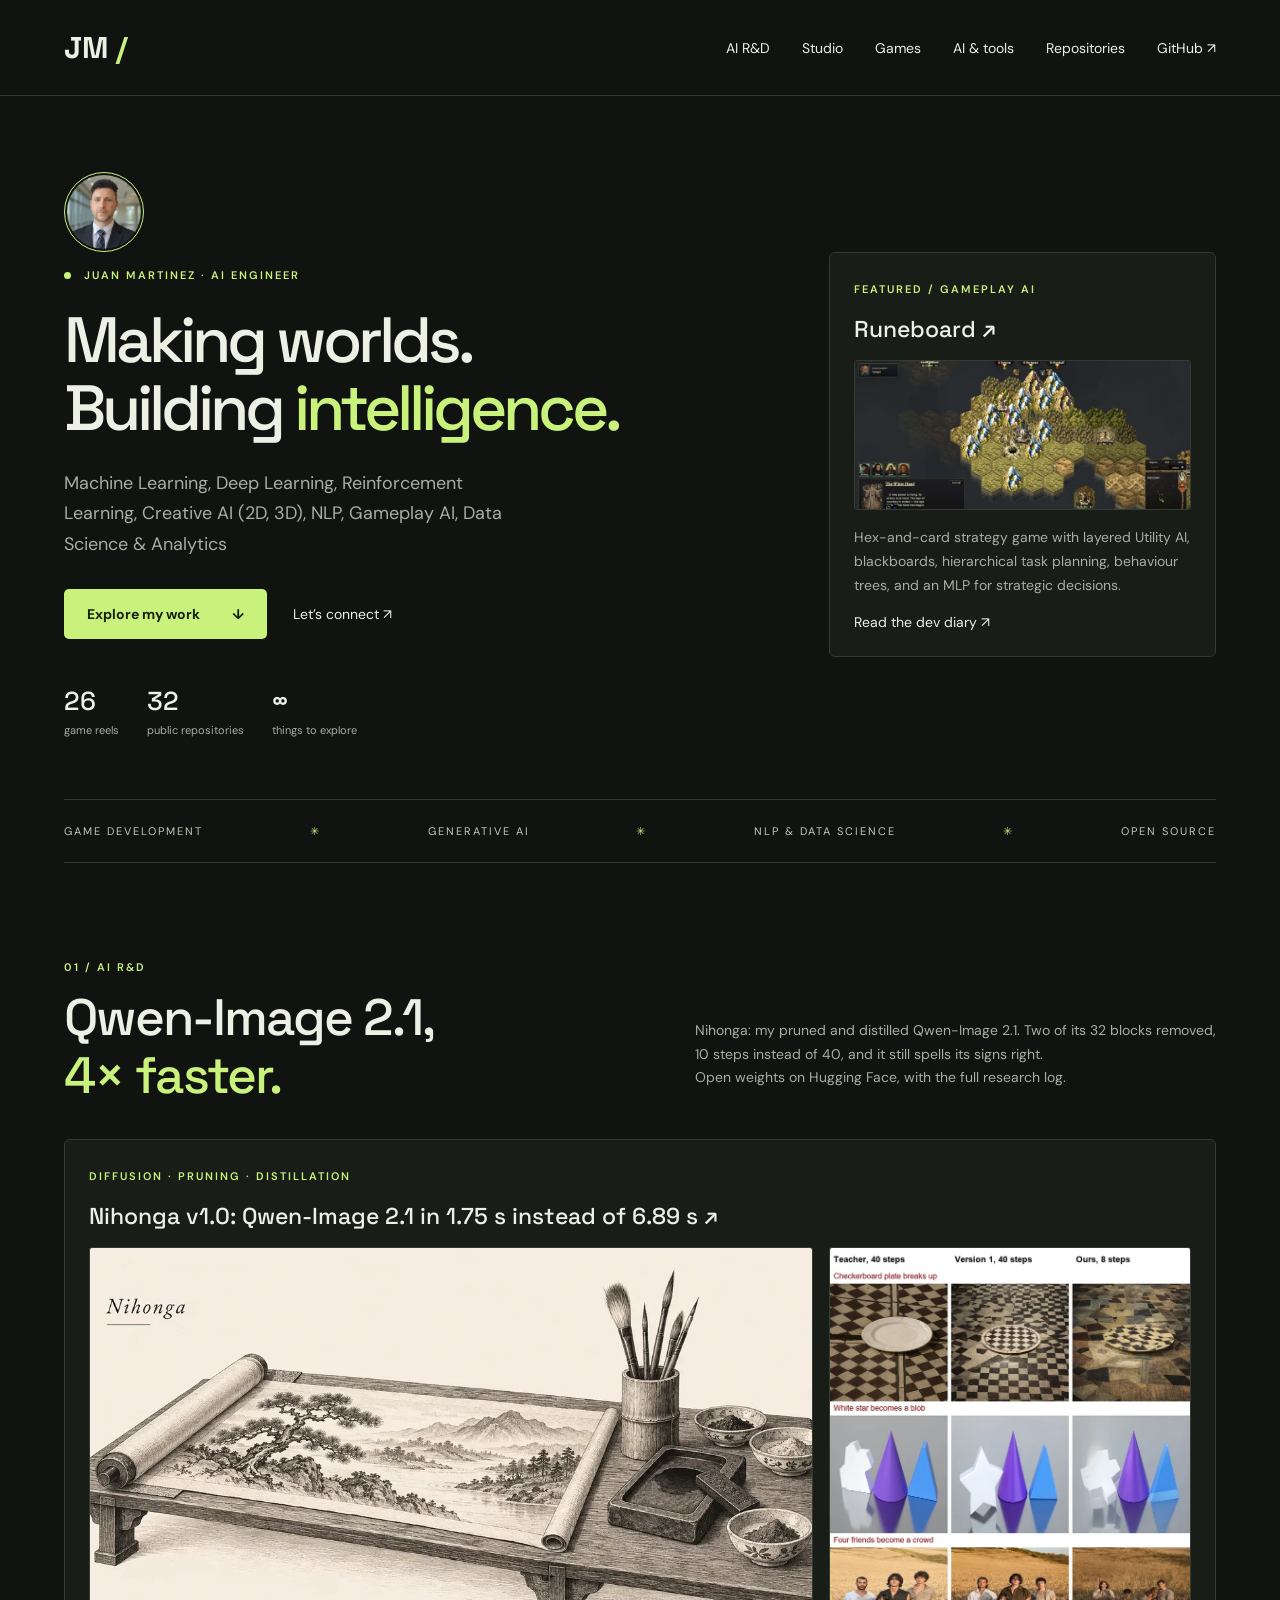
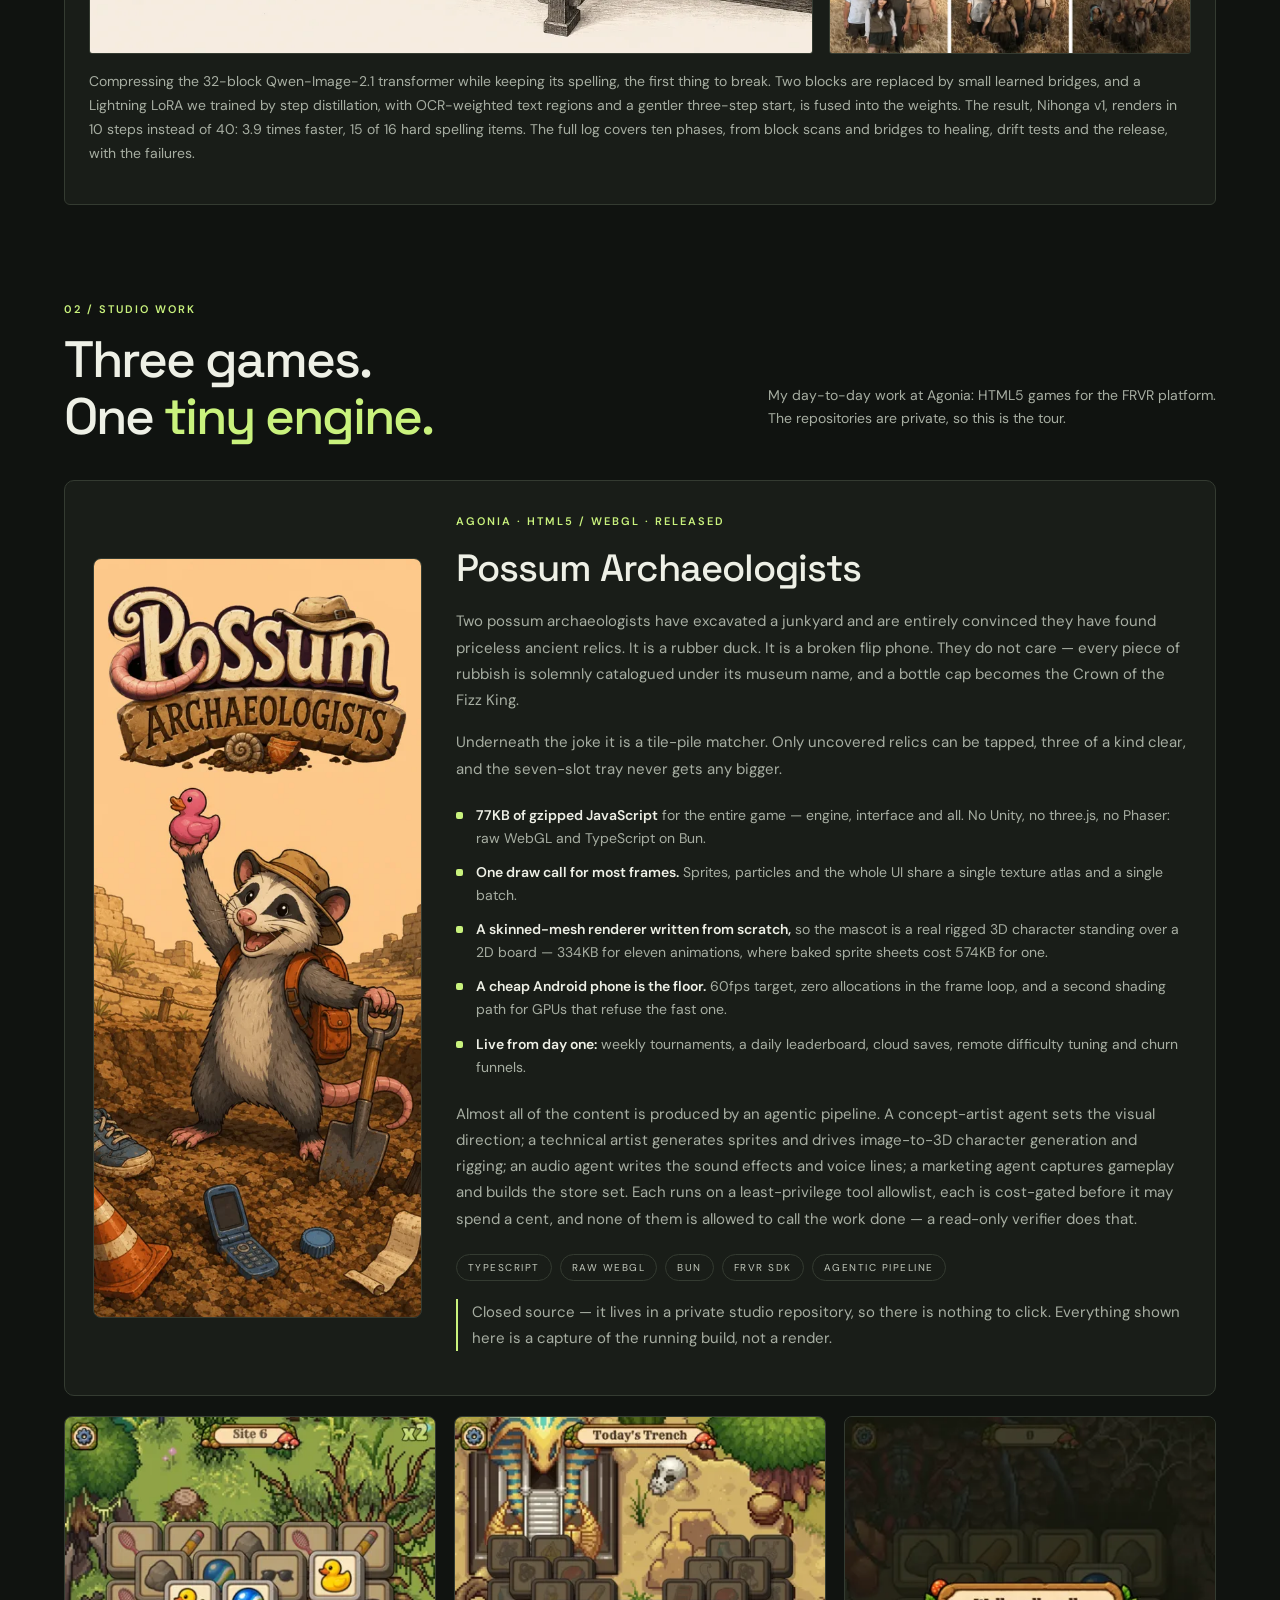
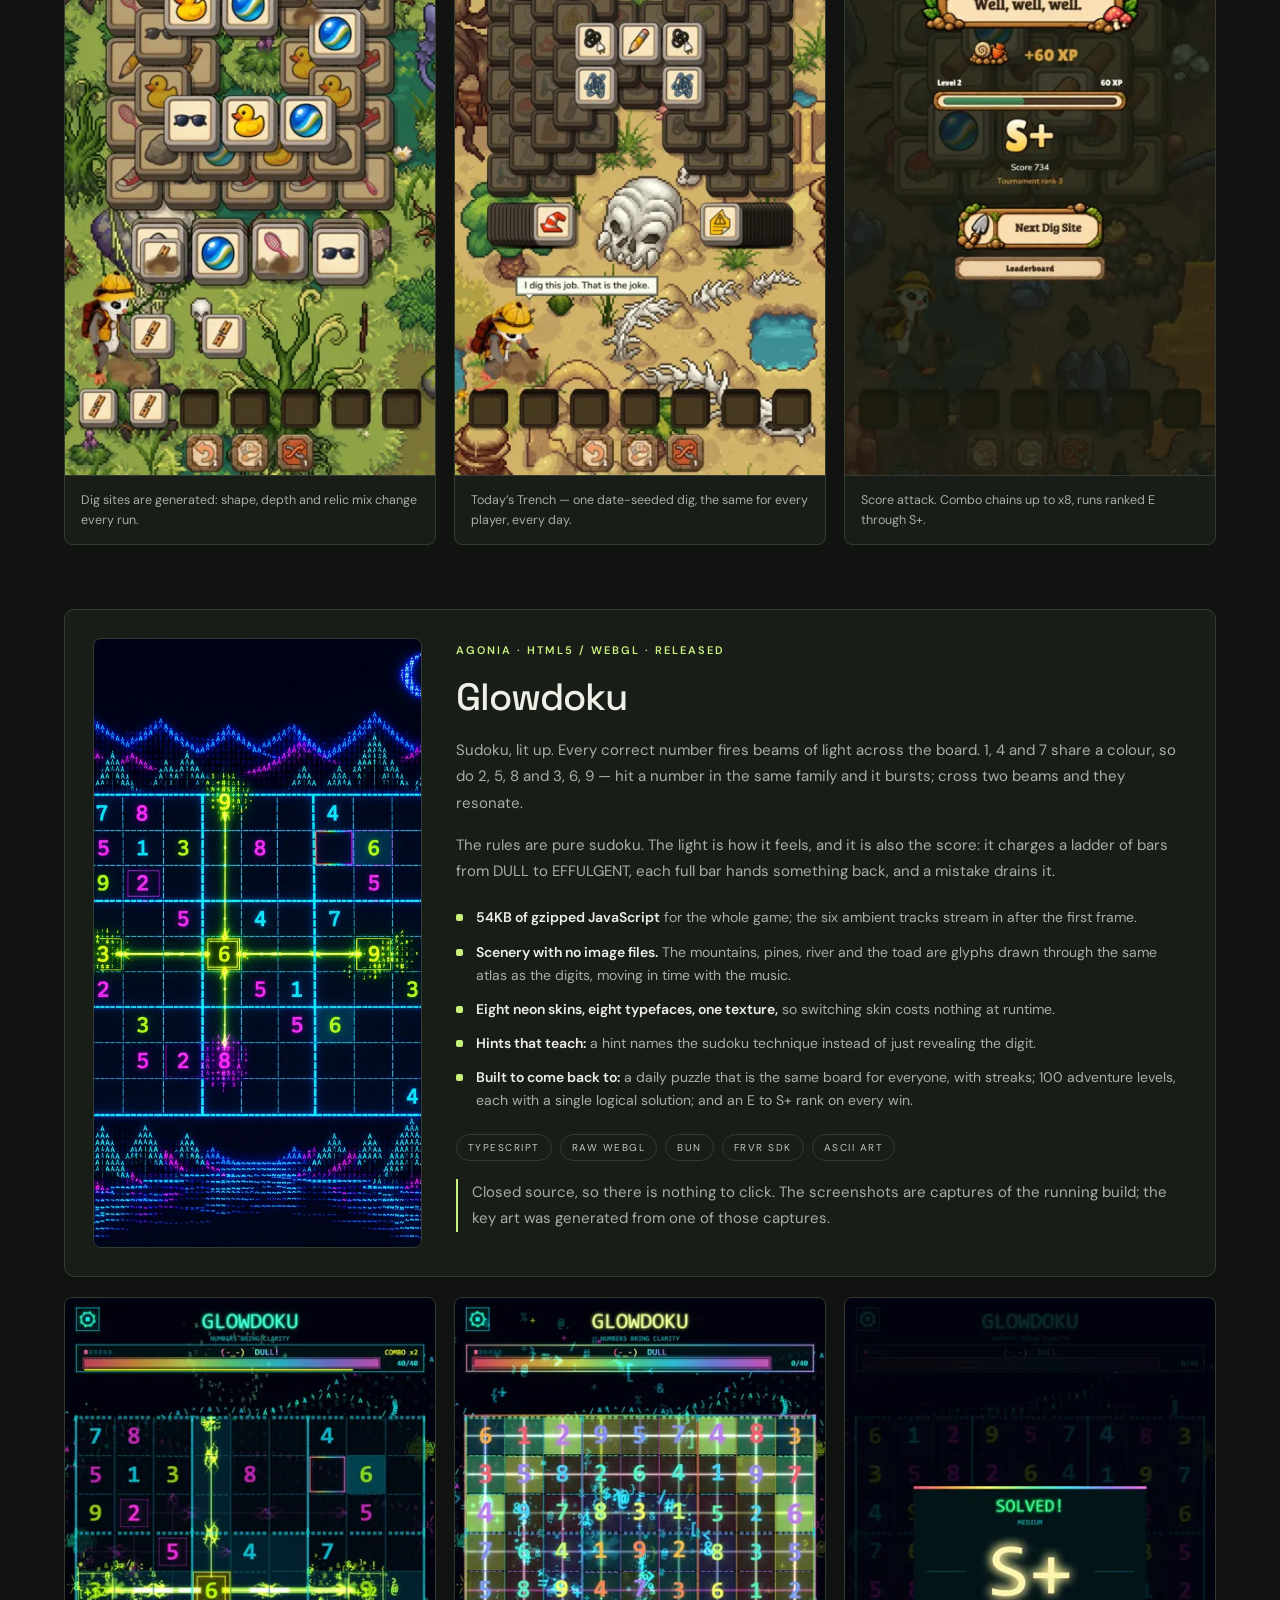
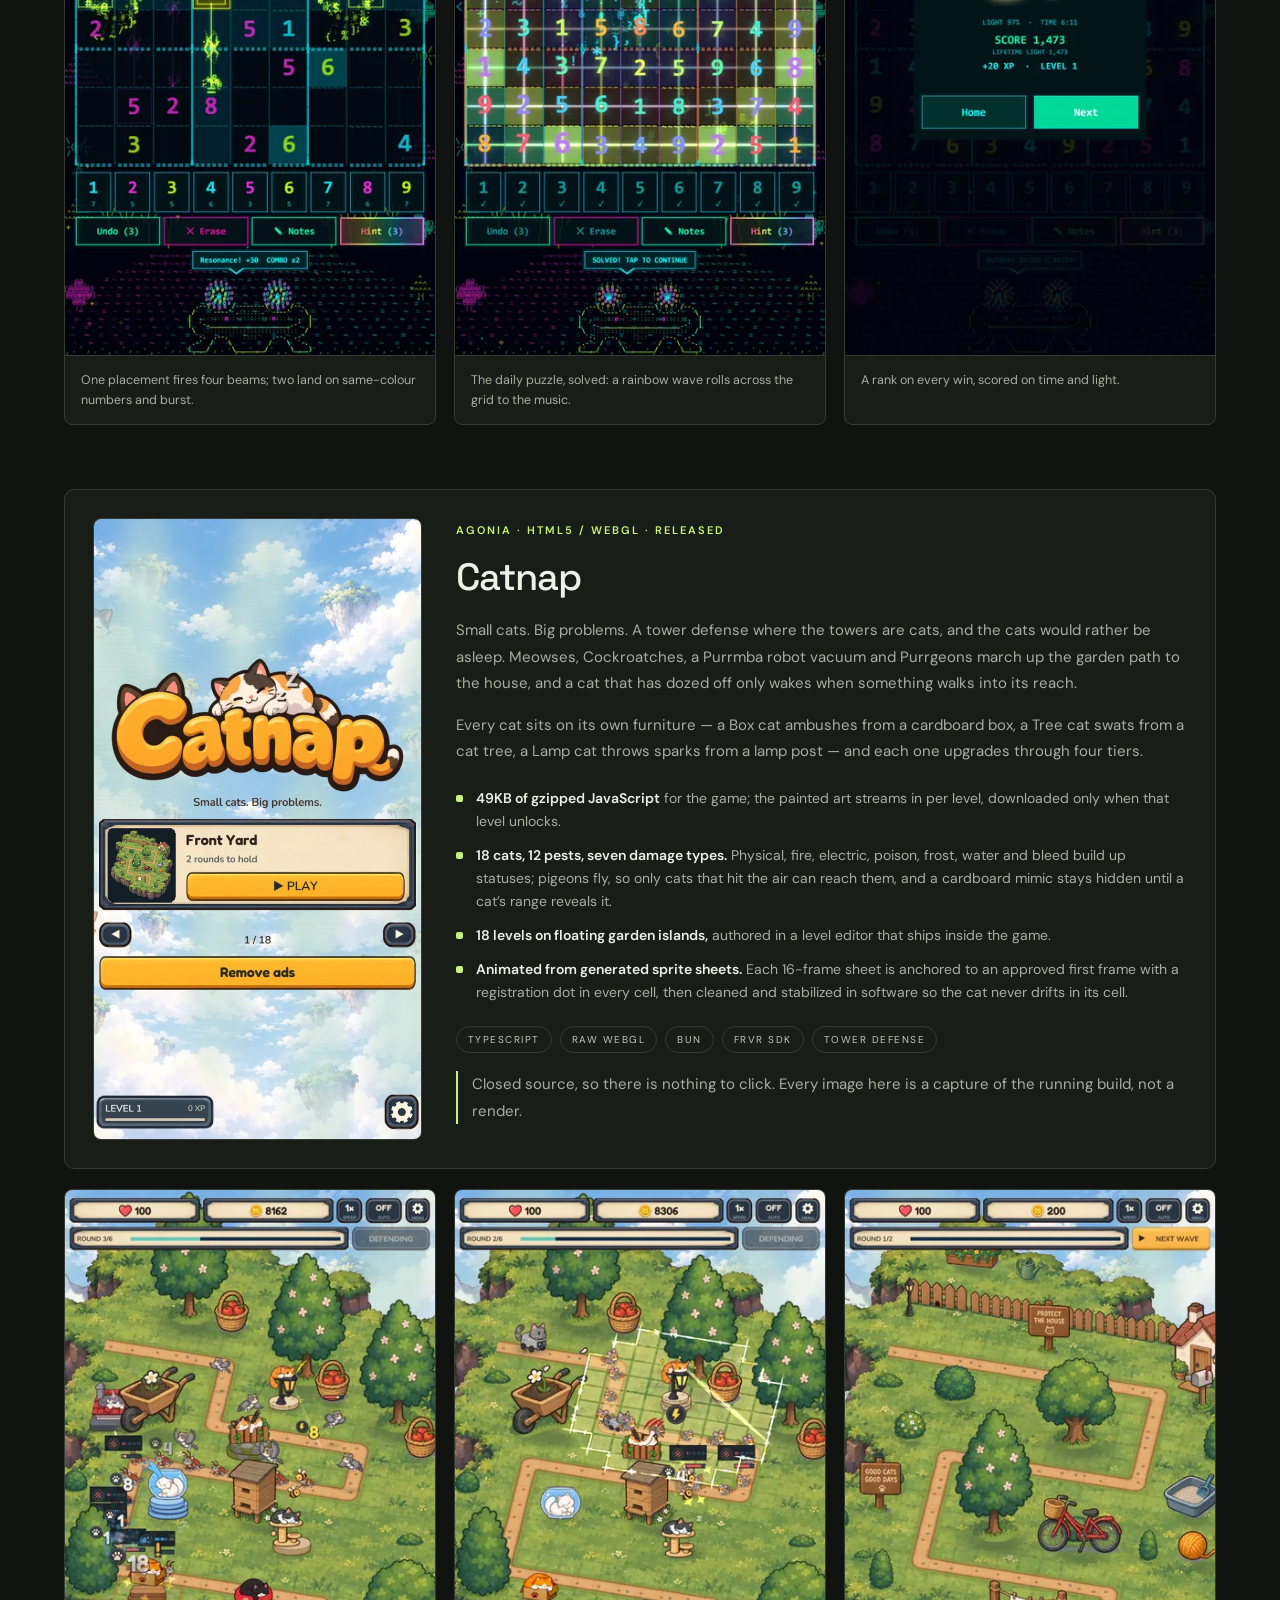
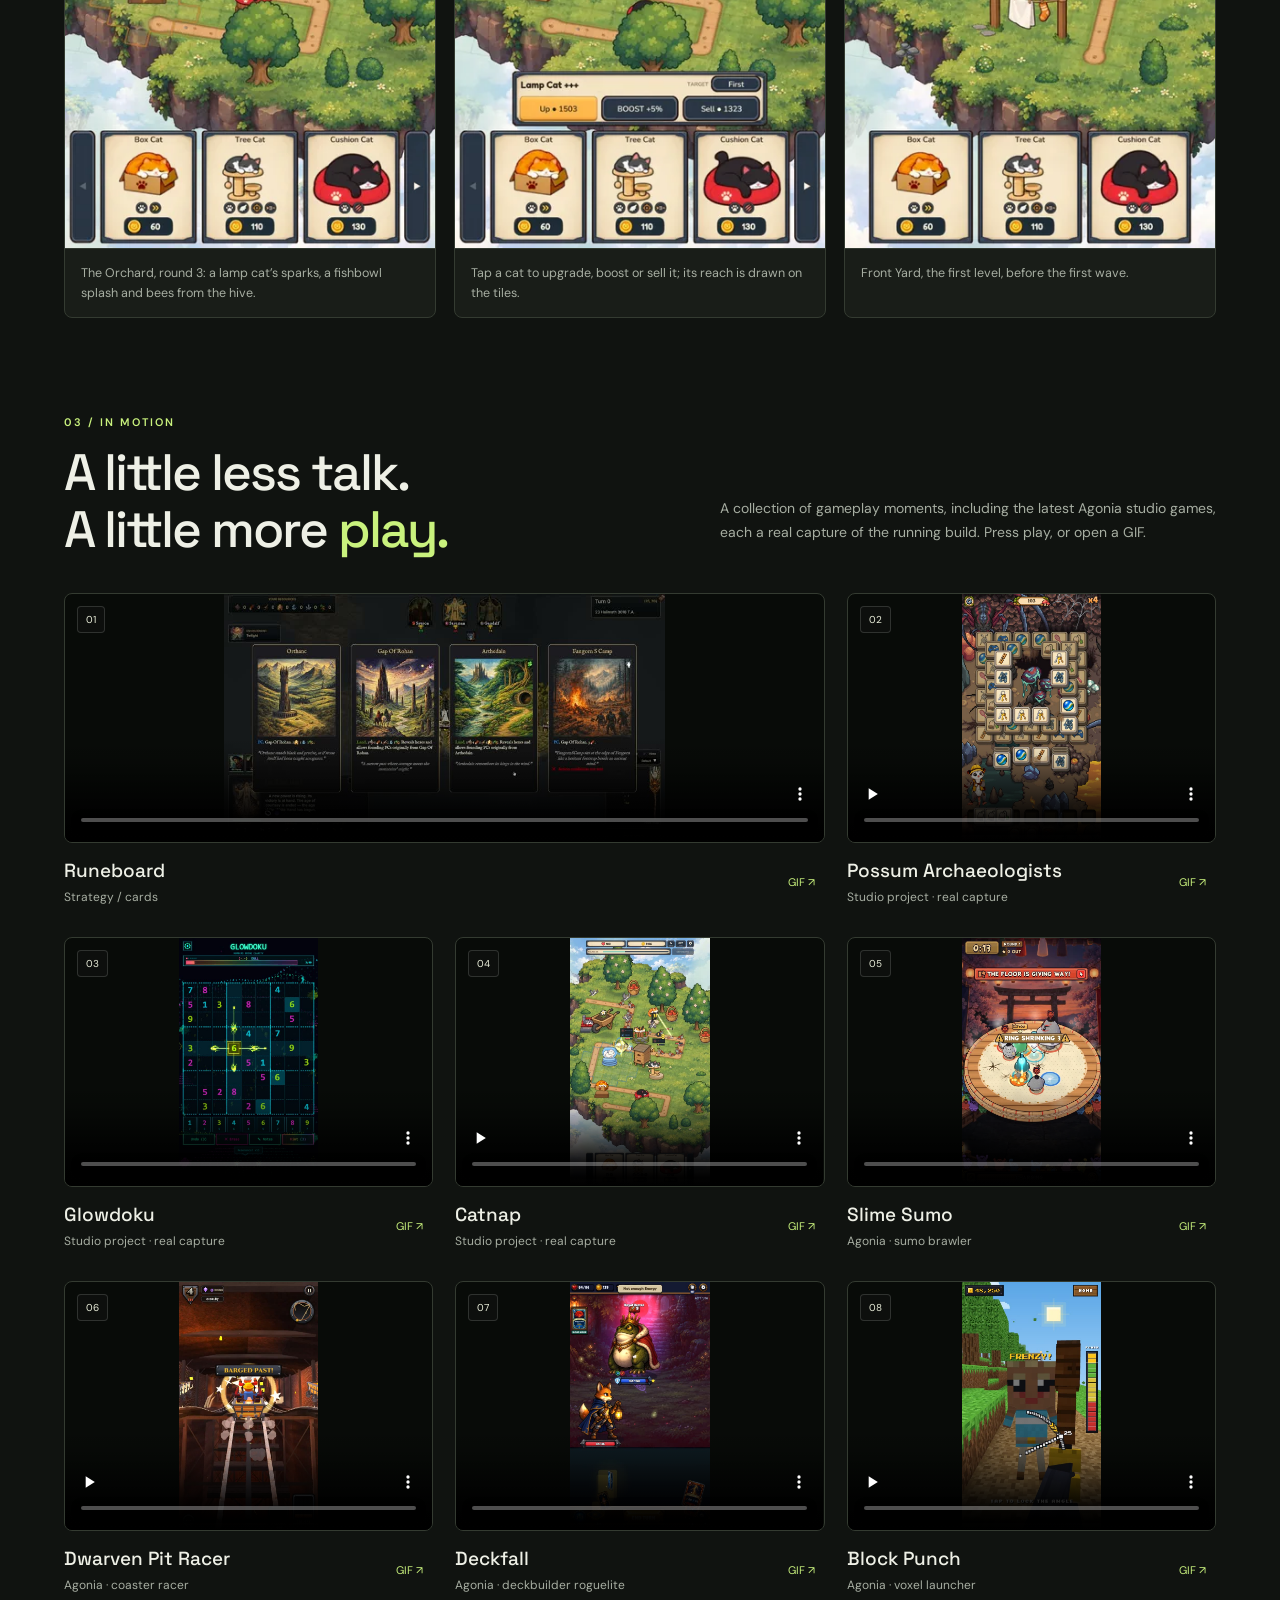
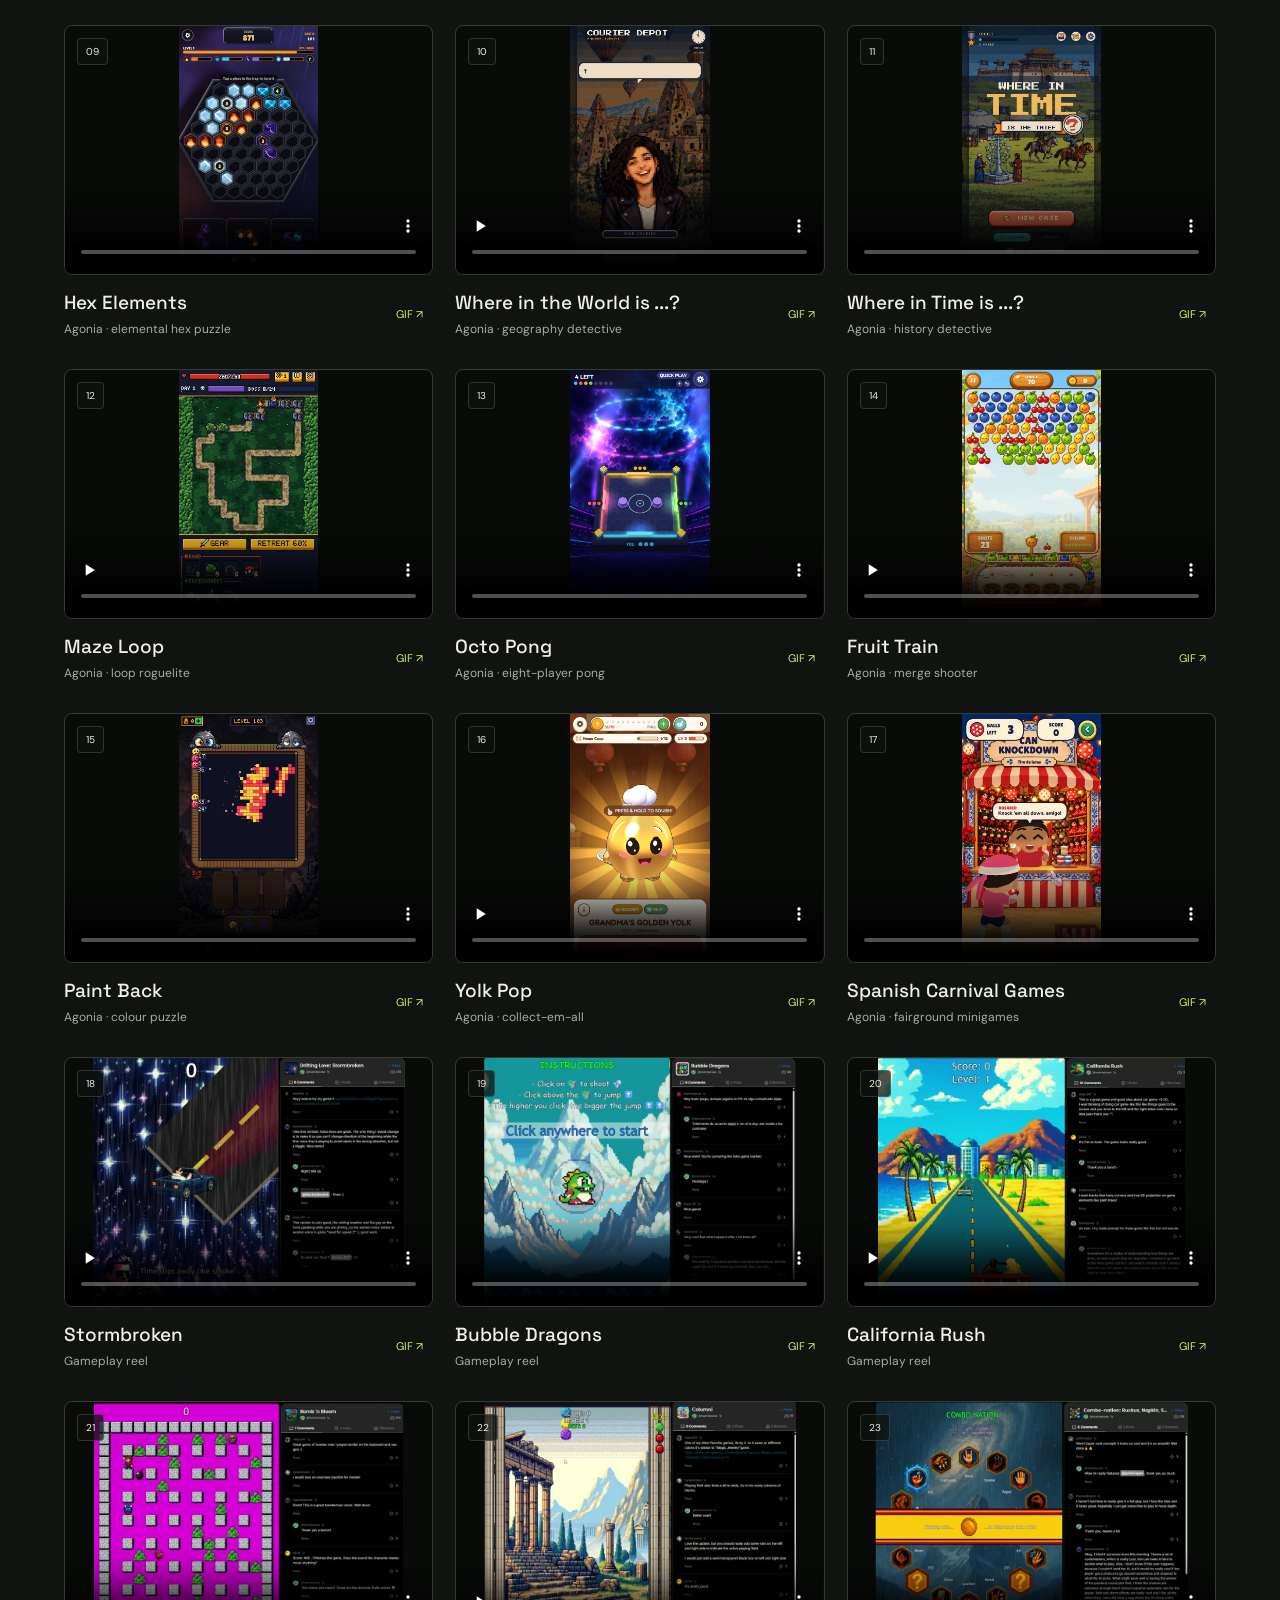
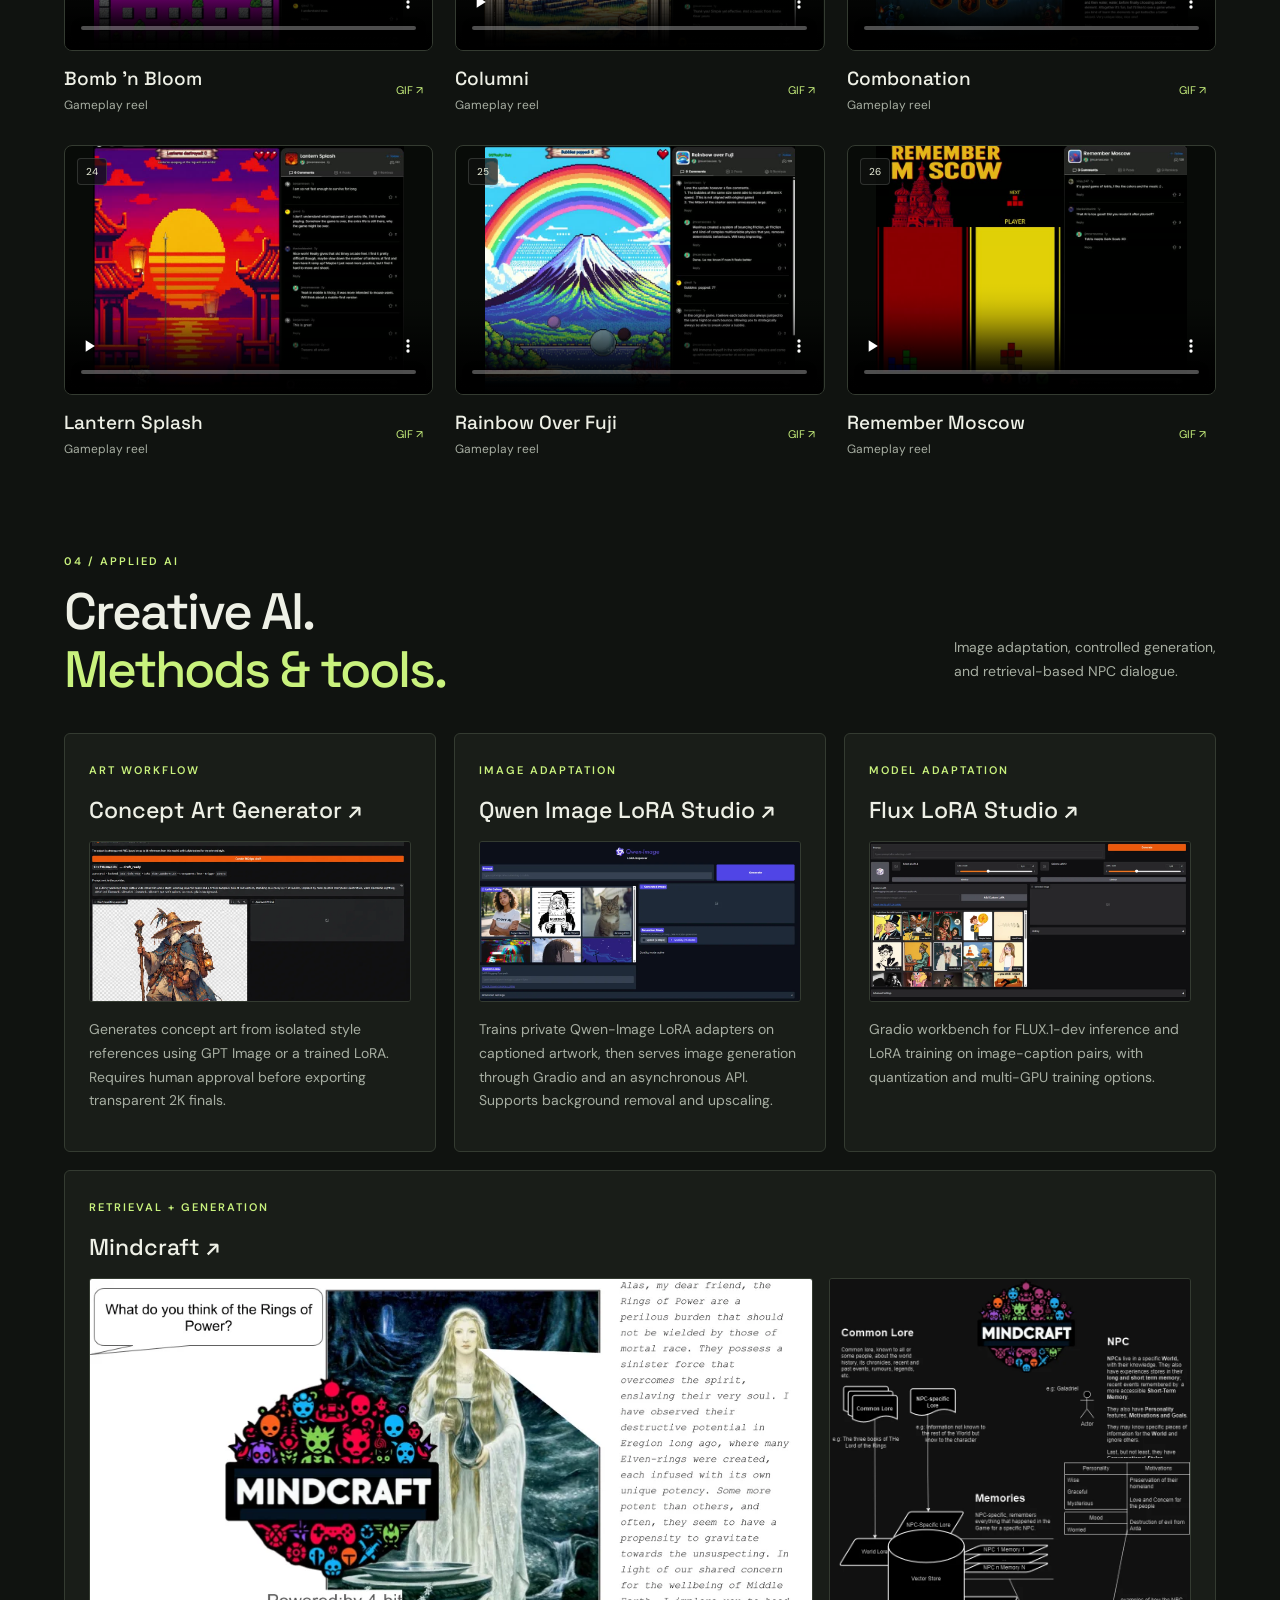
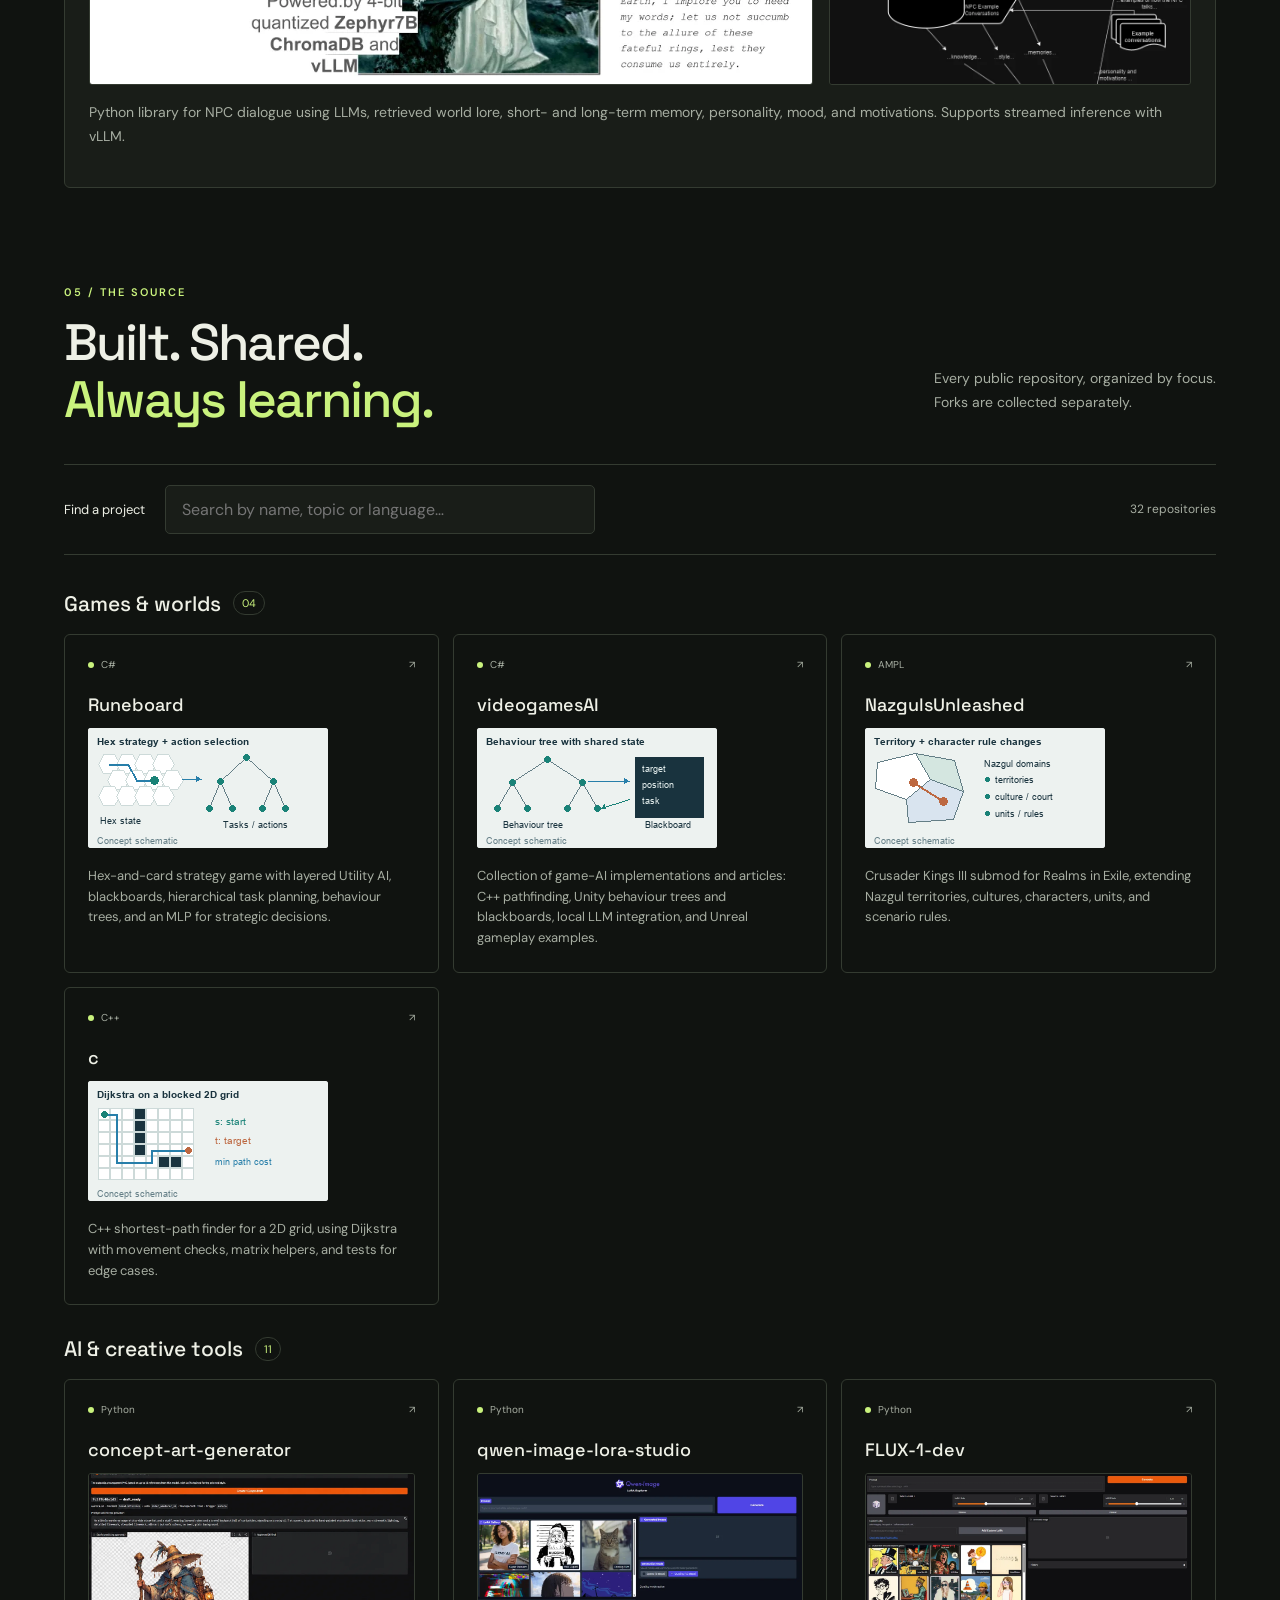
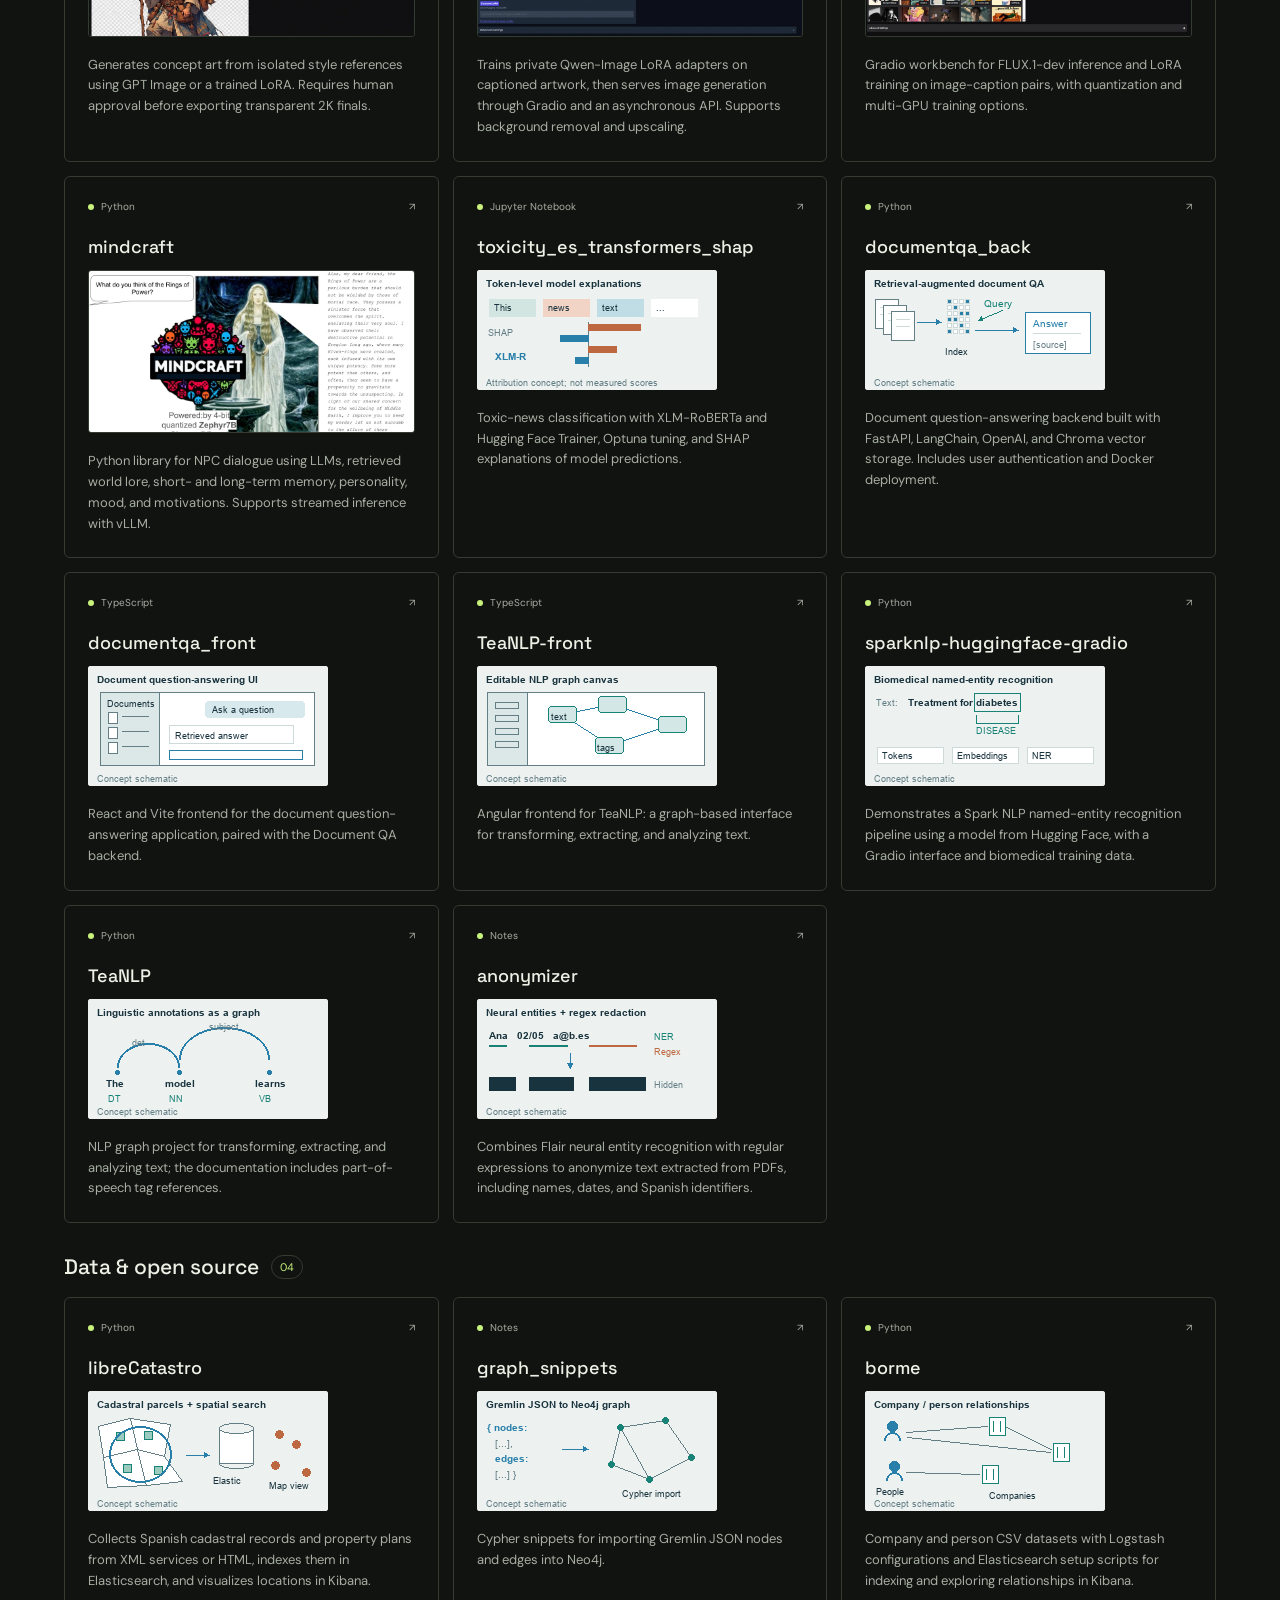
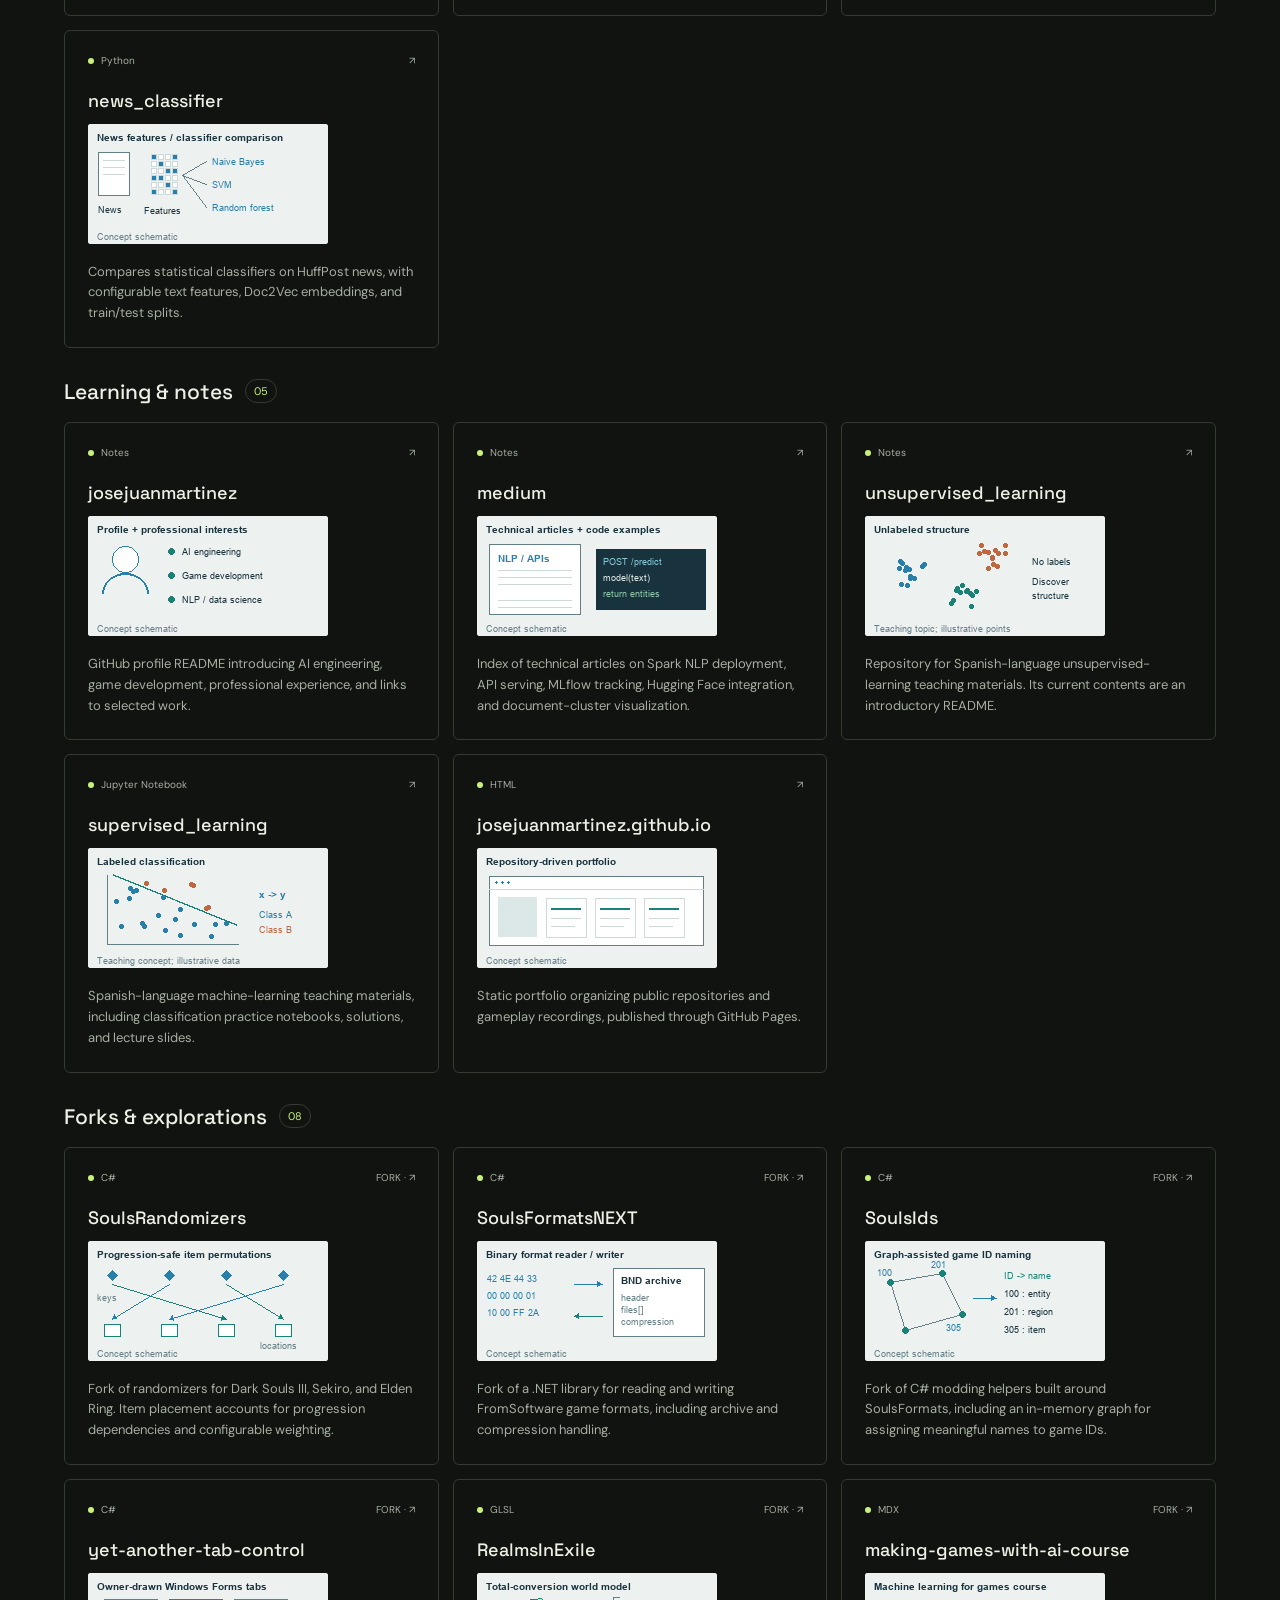
<file: index.html>
<!doctype html><html lang="en"><head><meta charset="utf-8"><meta name="viewport" content="width=device-width,initial-scale=1"><title>Juan Martinez — Games, AI & Creative Tools</title><meta name="description" content="Explore Juan Martinez’s games, AI tools, NLP experiments and open-source projects. Gameplay reels and the complete public repository collection."><meta property="og:title" content="Juan Martinez — Games, AI & Creative Tools"><meta property="og:description" content="Playable ideas. Intelligent systems. A collection of games and open-source experiments."><meta property="og:type" content="website"><meta property="og:url" content="https://josejuanmartinez.github.io/"><meta name="theme-color" content="#101310"><link rel="stylesheet" href="style.css?v=0b2bd295c8f8"></head><body><a class="skip" href="#main">Skip to content</a><header><a class="wordmark" href="#">JM<span> / </span></a><nav aria-label="Main navigation"><a href="#research">AI R&D</a><a href="#studio">Studio</a><a href="#games">Games</a><a href="#ai">AI & tools</a><a href="#repositories">Repositories</a><a href="https://github.com/josejuanmartinez">GitHub ↗</a></nav></header><main id="main"><section class="hero"><div class="hero-copy"><img class="hero-portrait" src="assets/juan.jpg" alt="Juan Martinez" width="80" height="80" style="width:80px;height:80px;max-width:80px;object-fit:cover;border-radius:50%" fetchpriority="high"><p class="eyebrow"><span class="dot"></span> JUAN MARTINEZ · AI ENGINEER</p><h1>Making worlds.<br>Building <em>intelligence.</em></h1><p class="intro">Machine Learning, Deep Learning, Reinforcement Learning, Creative AI (2D, 3D), NLP, Gameplay AI, Data Science &amp; Analytics</p><div class="hero-links"><a class="button" href="#games">Explore my work <span>↓</span></a><a class="text-link" href="https://www.linkedin.com/in/jjmcarrascosa/">Let’s connect ↗</a></div><div class="stats"><span><strong>26</strong> game reels</span><span><strong>32</strong> public repositories</span><span><strong>∞</strong> things to explore</span></div></div><a class="hero-project" href="https://josejuanmartinez.github.io/Runeboard/"><span class="eyebrow">FEATURED / GAMEPLAY AI</span><h3>Runeboard &#8599;</h3><img class="project-shot" src="assets/runeboard-featured.jpg" alt="A Runeboard campaign in progress: Orthanc and the mountains of Isengard on the hex map, with the leader journal open" width="800" height="375" style="width:100%;height:150px;max-width:100%;object-fit:cover" loading="lazy"><p>Hex-and-card strategy game with layered Utility AI, blackboards, hierarchical task planning, behaviour trees, and an MLP for strategic decisions.</p><span class="text-link">Read the dev diary &#8599;</span></a></section><div class="ticker" aria-label="Areas of work">GAME DEVELOPMENT <span>✳</span> GENERATIVE AI <span>✳</span> NLP & DATA SCIENCE <span>✳</span> OPEN SOURCE</div><section id="research"><div class="section-heading"><div><p class="eyebrow">01 / AI R&amp;D</p><h2>Qwen-Image 2.1,<br><em>4&times; faster.</em></h2></div><p>Nihonga: my pruned and distilled Qwen-Image 2.1. Two of its 32 blocks removed,<br>10 steps instead of 40, and it still spells its signs right.<br>Open weights on Hugging Face, with the full research log.</p></div><div class="method-grid"><a class="method-card method-card--wide" href="research/nihonga/"><span class="eyebrow">DIFFUSION · PRUNING · DISTILLATION</span><h3>Nihonga v1.0: Qwen-Image 2.1 in 1.75 s instead of 6.89 s &#8599;</h3><div class="shot-pair"><img class="project-shot" src="assets/nihonga-research.webp" alt="Engraving of a Japanese painter&amp;#8217;s worktable with an unfurled pine-and-mountain landscape, under the word Nihonga" width="1200" height="600" loading="lazy"><span class="shot-fill"><img class="project-shot" src="assets/nihonga-structure.webp" alt="Five hard prompts side by side: the original model at 40 steps, the pruned model at 40 steps and the 8-step student, which merges four friends into a crowd and loses an alarm clock" width="760" height="1437" loading="lazy"></span></div><p>Compressing the 32-block Qwen-Image-2.1 transformer while keeping its spelling, the first thing to break. Two blocks are replaced by small learned bridges, and a Lightning LoRA we trained by step distillation, with OCR-weighted text regions and a gentler three-step start, is fused into the weights. The result, Nihonga v1, renders in 10 steps instead of 40: 3.9 times faster, 15 of 16 hard spelling items. The full log covers ten phases, from block scans and bridges to healing, drift tests and the release, with the failures.</p></a></div></section><section id="studio"><div class="section-heading"><div><p class="eyebrow">02 / STUDIO WORK</p><h2>Three games.<br>One <em>tiny engine.</em></h2></div><p>My day-to-day work at Agonia: HTML5 games for the FRVR platform.<br>The repositories are private, so this is the tour.</p></div><article class="showcase"><img class="showcase-art" src="assets/possumarch-key.webp" alt="Possum Archaeologists key art: a possum in a safari hat holds up a rubber duck beside a shovel in an excavated junkyard" width="640" height="1138" loading="lazy"><div class="showcase-copy"><span class="eyebrow">AGONIA · HTML5 / WEBGL · RELEASED</span><h3>Possum Archaeologists</h3><p>Two possum archaeologists have excavated a junkyard and are entirely convinced they have found priceless ancient relics. It is a rubber duck. It is a broken flip phone. They do not care — every piece of rubbish is solemnly catalogued under its museum name, and a bottle cap becomes the Crown of the Fizz King.</p><p>Underneath the joke it is a tile-pile matcher. Only uncovered relics can be tapped, three of a kind clear, and the seven-slot tray never gets any bigger.</p><ul class="showcase-list"><li><strong>77KB of gzipped JavaScript</strong> for the entire game — engine, interface and all. No Unity, no three.js, no Phaser: raw WebGL and TypeScript on Bun.</li><li><strong>One draw call for most frames.</strong> Sprites, particles and the whole UI share a single texture atlas and a single batch.</li><li><strong>A skinned-mesh renderer written from scratch,</strong> so the mascot is a real rigged 3D character standing over a 2D board — 334KB for eleven animations, where baked sprite sheets cost 574KB for one.</li><li><strong>A cheap Android phone is the floor.</strong> 60fps target, zero allocations in the frame loop, and a second shading path for GPUs that refuse the fast one.</li><li><strong>Live from day one:</strong> weekly tournaments, a daily leaderboard, cloud saves, remote difficulty tuning and churn funnels.</li></ul><p>Almost all of the content is produced by an agentic pipeline. A concept-artist agent sets the visual direction; a technical artist generates sprites and drives image-to-3D character generation and rigging; an audio agent writes the sound effects and voice lines; a marketing agent captures gameplay and builds the store set. Each runs on a least-privilege tool allowlist, each is cost-gated before it may spend a cent, and none of them is allowed to call the work done — a read-only verifier does that.</p><div class="tag-row"><span>TYPESCRIPT</span><span>RAW WEBGL</span><span>BUN</span><span>FRVR SDK</span><span>AGENTIC PIPELINE</span></div><p class="showcase-note">Closed source — it lives in a private studio repository, so there is nothing to click. Everything shown here is a capture of the running build, not a render.</p></div></article><div class="shot-row"><figure class="shot"><img src="assets/possumarch-board.webp" alt="Dig sites are generated: shape, depth and relic mix change every run." width="405" height="720" loading="lazy"><figcaption>Dig sites are generated: shape, depth and relic mix change every run.</figcaption></figure><figure class="shot"><img src="assets/possumarch-trench.webp" alt="Today’s Trench — one date-seeded dig, the same for every player, every day." width="405" height="720" loading="lazy"><figcaption>Today’s Trench — one date-seeded dig, the same for every player, every day.</figcaption></figure><figure class="shot"><img src="assets/possumarch-win.webp" alt="Score attack. Combo chains up to x8, runs ranked E through S+." width="405" height="720" loading="lazy"><figcaption>Score attack. Combo chains up to x8, runs ranked E through S+.</figcaption></figure></div><article class="showcase"><img class="showcase-art" src="assets/glowdoku-key.webp" alt="Glowdoku key art: a neon sudoku board under ASCII mountains, one placed digit firing four beams of light across its row and column" width="640" height="960" loading="lazy"><div class="showcase-copy"><span class="eyebrow">AGONIA · HTML5 / WEBGL · RELEASED</span><h3>Glowdoku</h3><p>Sudoku, lit up. Every correct number fires beams of light across the board. 1, 4 and 7 share a colour, so do 2, 5, 8 and 3, 6, 9 — hit a number in the same family and it bursts; cross two beams and they resonate.</p><p>The rules are pure sudoku. The light is how it feels, and it is also the score: it charges a ladder of bars from DULL to EFFULGENT, each full bar hands something back, and a mistake drains it.</p><ul class="showcase-list"><li><strong>54KB of gzipped JavaScript</strong> for the whole game; the six ambient tracks stream in after the first frame.</li><li><strong>Scenery with no image files.</strong> The mountains, pines, river and the toad are glyphs drawn through the same atlas as the digits, moving in time with the music.</li><li><strong>Eight neon skins, eight typefaces, one texture,</strong> so switching skin costs nothing at runtime.</li><li><strong>Hints that teach:</strong> a hint names the sudoku technique instead of just revealing the digit.</li><li><strong>Built to come back to:</strong> a daily puzzle that is the same board for everyone, with streaks; 100 adventure levels, each with a single logical solution; and an E to S+ rank on every win.</li></ul><div class="tag-row"><span>TYPESCRIPT</span><span>RAW WEBGL</span><span>BUN</span><span>FRVR SDK</span><span>ASCII ART</span></div><p class="showcase-note">Closed source, so there is nothing to click. The screenshots are captures of the running build; the key art was generated from one of those captures.</p></div></article><div class="shot-row"><figure class="shot"><img src="assets/glowdoku-beams.webp" alt="One placement fires four beams; two land on same-colour numbers and burst." width="405" height="720" loading="lazy"><figcaption>One placement fires four beams; two land on same-colour numbers and burst.</figcaption></figure><figure class="shot"><img src="assets/glowdoku-daily.webp" alt="The daily puzzle, solved: a rainbow wave rolls across the grid to the music." width="405" height="720" loading="lazy"><figcaption>The daily puzzle, solved: a rainbow wave rolls across the grid to the music.</figcaption></figure><figure class="shot"><img src="assets/glowdoku-win.webp" alt="A rank on every win, scored on time and light." width="405" height="720" loading="lazy"><figcaption>A rank on every win, scored on time and light.</figcaption></figure></div><article class="showcase"><img class="showcase-art" src="assets/catnap-key.webp" alt="Catnap title screen: the Catnap logo with a sleeping calico on top, over a sky of floating islands" width="640" height="1138" loading="lazy"><div class="showcase-copy"><span class="eyebrow">AGONIA · HTML5 / WEBGL · RELEASED</span><h3>Catnap</h3><p>Small cats. Big problems. A tower defense where the towers are cats, and the cats would rather be asleep. Meowses, Cockroatches, a Purrmba robot vacuum and Purrgeons march up the garden path to the house, and a cat that has dozed off only wakes when something walks into its reach.</p><p>Every cat sits on its own furniture — a Box cat ambushes from a cardboard box, a Tree cat swats from a cat tree, a Lamp cat throws sparks from a lamp post — and each one upgrades through four tiers.</p><ul class="showcase-list"><li><strong>49KB of gzipped JavaScript</strong> for the game; the painted art streams in per level, downloaded only when that level unlocks.</li><li><strong>18 cats, 12 pests, seven damage types.</strong> Physical, fire, electric, poison, frost, water and bleed build up statuses; pigeons fly, so only cats that hit the air can reach them, and a cardboard mimic stays hidden until a cat’s range reveals it.</li><li><strong>18 levels on floating garden islands,</strong> authored in a level editor that ships inside the game.</li><li><strong>Animated from generated sprite sheets.</strong> Each 16-frame sheet is anchored to an approved first frame with a registration dot in every cell, then cleaned and stabilized in software so the cat never drifts in its cell.</li></ul><div class="tag-row"><span>TYPESCRIPT</span><span>RAW WEBGL</span><span>BUN</span><span>FRVR SDK</span><span>TOWER DEFENSE</span></div><p class="showcase-note">Closed source, so there is nothing to click. Every image here is a capture of the running build, not a render.</p></div></article><div class="shot-row"><figure class="shot"><img src="assets/catnap-orchard.webp" alt="The Orchard, round 3: a lamp cat’s sparks, a fishbowl splash and bees from the hive." width="405" height="720" loading="lazy"><figcaption>The Orchard, round 3: a lamp cat’s sparks, a fishbowl splash and bees from the hive.</figcaption></figure><figure class="shot"><img src="assets/catnap-upgrade.webp" alt="Tap a cat to upgrade, boost or sell it; its reach is drawn on the tiles." width="405" height="720" loading="lazy"><figcaption>Tap a cat to upgrade, boost or sell it; its reach is drawn on the tiles.</figcaption></figure><figure class="shot"><img src="assets/catnap-yard.webp" alt="Front Yard, the first level, before the first wave." width="405" height="720" loading="lazy"><figcaption>Front Yard, the first level, before the first wave.</figcaption></figure></div></section><section id="games"><div class="section-heading"><div><p class="eyebrow">03 / IN MOTION</p><h2>A little less talk.<br>A little more <em>play.</em></h2></div><p>A collection of gameplay moments, including the latest Agonia studio games,<br>each a real capture of the running build. Press play, or open a GIF.</p></div><div class="game-grid"><article class="game-card"><div class="game-media"><video controls muted loop playsinline preload="none" poster="assets/runeboard.jpg" aria-label="Runeboard gameplay"><source src="assets/runeboard.mp4" type="video/mp4"></video><span class="game-number">01</span></div><div class="game-caption"><div><h3>Runeboard</h3><p>Strategy / cards</p></div><a href="assets/runeboard.gif" aria-label="Open Runeboard animated GIF">GIF ↗</a></div></article><article class="game-card"><div class="game-media"><video controls muted loop playsinline preload="none" poster="assets/possum_archaeologists.jpg" aria-label="Possum Archaeologists gameplay"><source src="assets/possum_archaeologists.mp4" type="video/mp4"></video><span class="game-number">02</span></div><div class="game-caption"><div><h3>Possum Archaeologists</h3><p>Studio project · real capture</p></div><a href="assets/possum_archaeologists.gif" aria-label="Open Possum Archaeologists animated GIF">GIF ↗</a></div></article><article class="game-card"><div class="game-media"><video controls muted loop playsinline preload="none" poster="assets/glowdoku.jpg" aria-label="Glowdoku gameplay"><source src="assets/glowdoku.mp4" type="video/mp4"></video><span class="game-number">03</span></div><div class="game-caption"><div><h3>Glowdoku</h3><p>Studio project · real capture</p></div><a href="assets/glowdoku.gif" aria-label="Open Glowdoku animated GIF">GIF ↗</a></div></article><article class="game-card"><div class="game-media"><video controls muted loop playsinline preload="none" poster="assets/catnap.jpg" aria-label="Catnap gameplay"><source src="assets/catnap.mp4" type="video/mp4"></video><span class="game-number">04</span></div><div class="game-caption"><div><h3>Catnap</h3><p>Studio project · real capture</p></div><a href="assets/catnap.gif" aria-label="Open Catnap animated GIF">GIF ↗</a></div></article><article class="game-card"><div class="game-media"><video controls muted loop playsinline preload="none" poster="assets/slime_sumo.jpg" aria-label="Slime Sumo gameplay"><source src="assets/slime_sumo.mp4" type="video/mp4"></video><span class="game-number">05</span></div><div class="game-caption"><div><h3>Slime Sumo</h3><p>Agonia · sumo brawler</p></div><a href="assets/slime_sumo.gif" aria-label="Open Slime Sumo animated GIF">GIF ↗</a></div></article><article class="game-card"><div class="game-media"><video controls muted loop playsinline preload="none" poster="assets/dwarven_pit_racer.jpg" aria-label="Dwarven Pit Racer gameplay"><source src="assets/dwarven_pit_racer.mp4" type="video/mp4"></video><span class="game-number">06</span></div><div class="game-caption"><div><h3>Dwarven Pit Racer</h3><p>Agonia · coaster racer</p></div><a href="assets/dwarven_pit_racer.gif" aria-label="Open Dwarven Pit Racer animated GIF">GIF ↗</a></div></article><article class="game-card"><div class="game-media"><video controls muted loop playsinline preload="none" poster="assets/deckfall.jpg" aria-label="Deckfall gameplay"><source src="assets/deckfall.mp4" type="video/mp4"></video><span class="game-number">07</span></div><div class="game-caption"><div><h3>Deckfall</h3><p>Agonia · deckbuilder roguelite</p></div><a href="assets/deckfall.gif" aria-label="Open Deckfall animated GIF">GIF ↗</a></div></article><article class="game-card"><div class="game-media"><video controls muted loop playsinline preload="none" poster="assets/block_punch.jpg" aria-label="Block Punch gameplay"><source src="assets/block_punch.mp4" type="video/mp4"></video><span class="game-number">08</span></div><div class="game-caption"><div><h3>Block Punch</h3><p>Agonia · voxel launcher</p></div><a href="assets/block_punch.gif" aria-label="Open Block Punch animated GIF">GIF ↗</a></div></article><article class="game-card"><div class="game-media"><video controls muted loop playsinline preload="none" poster="assets/hex_elements.jpg" aria-label="Hex Elements gameplay"><source src="assets/hex_elements.mp4" type="video/mp4"></video><span class="game-number">09</span></div><div class="game-caption"><div><h3>Hex Elements</h3><p>Agonia · elemental hex puzzle</p></div><a href="assets/hex_elements.gif" aria-label="Open Hex Elements animated GIF">GIF ↗</a></div></article><article class="game-card"><div class="game-media"><video controls muted loop playsinline preload="none" poster="assets/where_in_the_world.jpg" aria-label="Where in the World is ...? gameplay"><source src="assets/where_in_the_world.mp4" type="video/mp4"></video><span class="game-number">10</span></div><div class="game-caption"><div><h3>Where in the World is ...?</h3><p>Agonia · geography detective</p></div><a href="assets/where_in_the_world.gif" aria-label="Open Where in the World is ...? animated GIF">GIF ↗</a></div></article><article class="game-card"><div class="game-media"><video controls muted loop playsinline preload="none" poster="assets/where_in_time.jpg" aria-label="Where in Time is ...? gameplay"><source src="assets/where_in_time.mp4" type="video/mp4"></video><span class="game-number">11</span></div><div class="game-caption"><div><h3>Where in Time is ...?</h3><p>Agonia · history detective</p></div><a href="assets/where_in_time.gif" aria-label="Open Where in Time is ...? animated GIF">GIF ↗</a></div></article><article class="game-card"><div class="game-media"><video controls muted loop playsinline preload="none" poster="assets/maze_loop.jpg" aria-label="Maze Loop gameplay"><source src="assets/maze_loop.mp4" type="video/mp4"></video><span class="game-number">12</span></div><div class="game-caption"><div><h3>Maze Loop</h3><p>Agonia · loop roguelite</p></div><a href="assets/maze_loop.gif" aria-label="Open Maze Loop animated GIF">GIF ↗</a></div></article><article class="game-card"><div class="game-media"><video controls muted loop playsinline preload="none" poster="assets/octo_pong.jpg" aria-label="Octo Pong gameplay"><source src="assets/octo_pong.mp4" type="video/mp4"></video><span class="game-number">13</span></div><div class="game-caption"><div><h3>Octo Pong</h3><p>Agonia · eight-player pong</p></div><a href="assets/octo_pong.gif" aria-label="Open Octo Pong animated GIF">GIF ↗</a></div></article><article class="game-card"><div class="game-media"><video controls muted loop playsinline preload="none" poster="assets/fruit_train.jpg" aria-label="Fruit Train gameplay"><source src="assets/fruit_train.mp4" type="video/mp4"></video><span class="game-number">14</span></div><div class="game-caption"><div><h3>Fruit Train</h3><p>Agonia · merge shooter</p></div><a href="assets/fruit_train.gif" aria-label="Open Fruit Train animated GIF">GIF ↗</a></div></article><article class="game-card"><div class="game-media"><video controls muted loop playsinline preload="none" poster="assets/paint_back.jpg" aria-label="Paint Back gameplay"><source src="assets/paint_back.mp4" type="video/mp4"></video><span class="game-number">15</span></div><div class="game-caption"><div><h3>Paint Back</h3><p>Agonia · colour puzzle</p></div><a href="assets/paint_back.gif" aria-label="Open Paint Back animated GIF">GIF ↗</a></div></article><article class="game-card"><div class="game-media"><video controls muted loop playsinline preload="none" poster="assets/yolk_pop.jpg" aria-label="Yolk Pop gameplay"><source src="assets/yolk_pop.mp4" type="video/mp4"></video><span class="game-number">16</span></div><div class="game-caption"><div><h3>Yolk Pop</h3><p>Agonia · collect-em-all</p></div><a href="assets/yolk_pop.gif" aria-label="Open Yolk Pop animated GIF">GIF ↗</a></div></article><article class="game-card"><div class="game-media"><video controls muted loop playsinline preload="none" poster="assets/spanish_carnival.jpg" aria-label="Spanish Carnival Games gameplay"><source src="assets/spanish_carnival.mp4" type="video/mp4"></video><span class="game-number">17</span></div><div class="game-caption"><div><h3>Spanish Carnival Games</h3><p>Agonia · fairground minigames</p></div><a href="assets/spanish_carnival.gif" aria-label="Open Spanish Carnival Games animated GIF">GIF ↗</a></div></article><article class="game-card"><div class="game-media"><video controls muted loop playsinline preload="none" poster="assets/stormbroken.jpg" aria-label="Stormbroken gameplay"><source src="assets/stormbroken.mp4" type="video/mp4"></video><span class="game-number">18</span></div><div class="game-caption"><div><h3>Stormbroken</h3><p>Gameplay reel</p></div><a href="assets/stormbroken.gif" aria-label="Open Stormbroken animated GIF">GIF ↗</a></div></article><article class="game-card"><div class="game-media"><video controls muted loop playsinline preload="none" poster="assets/bubble_dragons.jpg" aria-label="Bubble Dragons gameplay"><source src="assets/bubble_dragons.mp4" type="video/mp4"></video><span class="game-number">19</span></div><div class="game-caption"><div><h3>Bubble Dragons</h3><p>Gameplay reel</p></div><a href="assets/bubble_dragons.gif" aria-label="Open Bubble Dragons animated GIF">GIF ↗</a></div></article><article class="game-card"><div class="game-media"><video controls muted loop playsinline preload="none" poster="assets/california_rush.jpg" aria-label="California Rush gameplay"><source src="assets/california_rush.mp4" type="video/mp4"></video><span class="game-number">20</span></div><div class="game-caption"><div><h3>California Rush</h3><p>Gameplay reel</p></div><a href="assets/california_rush.gif" aria-label="Open California Rush animated GIF">GIF ↗</a></div></article><article class="game-card"><div class="game-media"><video controls muted loop playsinline preload="none" poster="assets/bombnbloom.jpg" aria-label="Bomb ’n Bloom gameplay"><source src="assets/bombnbloom.mp4" type="video/mp4"></video><span class="game-number">21</span></div><div class="game-caption"><div><h3>Bomb ’n Bloom</h3><p>Gameplay reel</p></div><a href="assets/bombnbloom.gif" aria-label="Open Bomb ’n Bloom animated GIF">GIF ↗</a></div></article><article class="game-card"><div class="game-media"><video controls muted loop playsinline preload="none" poster="assets/columni.jpg" aria-label="Columni gameplay"><source src="assets/columni.mp4" type="video/mp4"></video><span class="game-number">22</span></div><div class="game-caption"><div><h3>Columni</h3><p>Gameplay reel</p></div><a href="assets/columni.gif" aria-label="Open Columni animated GIF">GIF ↗</a></div></article><article class="game-card"><div class="game-media"><video controls muted loop playsinline preload="none" poster="assets/combonation.jpg" aria-label="Combonation gameplay"><source src="assets/combonation.mp4" type="video/mp4"></video><span class="game-number">23</span></div><div class="game-caption"><div><h3>Combonation</h3><p>Gameplay reel</p></div><a href="assets/combonation.gif" aria-label="Open Combonation animated GIF">GIF ↗</a></div></article><article class="game-card"><div class="game-media"><video controls muted loop playsinline preload="none" poster="assets/lantern_splash.jpg" aria-label="Lantern Splash gameplay"><source src="assets/lantern_splash.mp4" type="video/mp4"></video><span class="game-number">24</span></div><div class="game-caption"><div><h3>Lantern Splash</h3><p>Gameplay reel</p></div><a href="assets/lantern_splash.gif" aria-label="Open Lantern Splash animated GIF">GIF ↗</a></div></article><article class="game-card"><div class="game-media"><video controls muted loop playsinline preload="none" poster="assets/rainbow_over_fuji.jpg" aria-label="Rainbow Over Fuji gameplay"><source src="assets/rainbow_over_fuji.mp4" type="video/mp4"></video><span class="game-number">25</span></div><div class="game-caption"><div><h3>Rainbow Over Fuji</h3><p>Gameplay reel</p></div><a href="assets/rainbow_over_fuji.gif" aria-label="Open Rainbow Over Fuji animated GIF">GIF ↗</a></div></article><article class="game-card"><div class="game-media"><video controls muted loop playsinline preload="none" poster="assets/remember_moscow.jpg" aria-label="Remember Moscow gameplay"><source src="assets/remember_moscow.mp4" type="video/mp4"></video><span class="game-number">26</span></div><div class="game-caption"><div><h3>Remember Moscow</h3><p>Gameplay reel</p></div><a href="assets/remember_moscow.gif" aria-label="Open Remember Moscow animated GIF">GIF ↗</a></div></article></div></section><section id="ai"><div class="section-heading"><div><p class="eyebrow">04 / APPLIED AI</p><h2>Creative AI.<br><em>Methods &amp; tools.</em></h2></div><p>Image adaptation, controlled generation,<br>and retrieval-based NPC dialogue.</p></div><div class="method-grid"><a class="method-card" href="https://github.com/josejuanmartinez/concept-art-generator"><span class="eyebrow">ART WORKFLOW</span><h3>Concept Art Generator &#8599;</h3><img class="project-shot shot-center" src="assets/concept-art-generator.webp" alt="Concept Art Generator: an elderly wanderer mage draft awaits human approval before the transparent 2K final is unlocked" width="1200" height="1200" loading="lazy"><p>Generates concept art from isolated style references using GPT Image or a trained LoRA. Requires human approval before exporting transparent 2K finals.</p></a><a class="method-card" href="https://github.com/josejuanmartinez/qwen-image-lora-studio"><span class="eyebrow">IMAGE ADAPTATION</span><h3>Qwen Image LoRA Studio &#8599;</h3><img class="project-shot" src="assets/qwen-lora-studio.webp" alt="Qwen-Image LoRA Explorer: prompt box, LoRA gallery, custom LoRA path, speed/quality mode and the generated image panel" width="1200" height="575" loading="lazy"><p>Trains private Qwen-Image LoRA adapters on captioned artwork, then serves image generation through Gradio and an asynchronous API. Supports background removal and upscaling.</p></a><a class="method-card" href="https://github.com/josejuanmartinez/FLUX-1-dev"><span class="eyebrow">MODEL ADAPTATION</span><h3>Flux LoRA Studio &#8599;</h3><img class="project-shot" src="assets/flux-lora-studio.webp" alt="Flux LoRA Studio: two LoRA slots with scale sliders, a custom LoRA field, the LoRA Explorer gallery and the generated image panel" width="1200" height="586" loading="lazy"><p>Gradio workbench for FLUX.1-dev inference and LoRA training on image-caption pairs, with quantization and multi-GPU training options.</p></a><a class="method-card method-card--wide" href="https://github.com/josejuanmartinez/mindcraft"><span class="eyebrow">RETRIEVAL + GENERATION</span><h3>Mindcraft &#8599;</h3><div class="shot-pair"><img class="project-shot" src="assets/mindcraft-galadriel.webp" alt="Galadriel answers “What do you think of the Rings of Power?” in character, powered by 4-bit quantized Zephyr 7B, ChromaDB and vLLM" width="960" height="540" loading="lazy"><span class="shot-fill"><img class="project-shot" src="assets/mindcraft-architecture.webp" alt="Mindcraft architecture: world lore, NPC-specific lore, memories and example conversations flow from a vector store into the prompt; player feedback feeds supervised finetuning" width="806" height="1315" loading="lazy"></span></div><p>Python library for NPC dialogue using LLMs, retrieved world lore, short- and long-term memory, personality, mood, and motivations. Supports streamed inference with vLLM.</p></a></div></section><section id="repositories"><div class="section-heading"><div><p class="eyebrow">05 / THE SOURCE</p><h2>Built. Shared.<br><em>Always learning.</em></h2></div><p>Every public repository, organized by focus.<br>Forks are collected separately.</p></div><div class="search-bar"><label for="search">Find a project</label><input type="search" id="search" placeholder="Search by name, topic or language…"><span id="result-count" role="status" aria-live="polite">32 repositories</span></div><section class="repo-section"><div class="section-title"><h3>Games & worlds</h3><span>04</span></div><div class="repo-grid"><a class="repo-card" href="https://github.com/josejuanmartinez/Runeboard" data-search="Runeboard Hex-and-card strategy game with layered Utility AI, blackboards, hierarchical task planning, behaviour trees, and an MLP for strategic decisions. C#"><div class="repo-top"><span class="language">C#</span><span>↗</span></div><h4>Runeboard</h4><img class="project-diagram" src="assets/figures/Runeboard.png" alt="A route on a hex map is paired with hierarchical task decomposition into possible game actions." loading="lazy" width="240" height="120" style="width:240px;height:120px;max-width:100%;object-fit:contain"><p>Hex-and-card strategy game with layered Utility AI, blackboards, hierarchical task planning, behaviour trees, and an MLP for strategic decisions.</p></a><a class="repo-card" href="https://github.com/josejuanmartinez/videogamesAI" data-search="videogamesAI Collection of game-AI implementations and articles: C++ pathfinding, Unity behaviour trees and blackboards, local LLM integration, and Unreal gameplay examples. C#"><div class="repo-top"><span class="language">C#</span><span>↗</span></div><h4>videogamesAI</h4><img class="project-diagram" src="assets/figures/videogamesAI.png" alt="A branching behaviour tree reads from and writes to a blackboard of shared game state." loading="lazy" width="240" height="120" style="width:240px;height:120px;max-width:100%;object-fit:contain"><p>Collection of game-AI implementations and articles: C++ pathfinding, Unity behaviour trees and blackboards, local LLM integration, and Unreal gameplay examples.</p></a><a class="repo-card" href="https://github.com/josejuanmartinez/NazgulsUnleashed" data-search="NazgulsUnleashed Crusader Kings III submod for Realms in Exile, extending Nazgul territories, cultures, characters, units, and scenario rules. AMPL"><div class="repo-top"><span class="language">AMPL</span><span>↗</span></div><h4>NazgulsUnleashed</h4><img class="project-diagram" src="assets/figures/NazgulsUnleashed.png" alt="Adjacent territories and ruler locations accompany the submod’s documented culture, court, unit, and rule changes." loading="lazy" width="240" height="120" style="width:240px;height:120px;max-width:100%;object-fit:contain"><p>Crusader Kings III submod for Realms in Exile, extending Nazgul territories, cultures, characters, units, and scenario rules.</p></a><a class="repo-card" href="https://github.com/josejuanmartinez/c" data-search="c C++ shortest-path finder for a 2D grid, using Dijkstra with movement checks, matrix helpers, and tests for edge cases. C++"><div class="repo-top"><span class="language">C++</span><span>↗</span></div><h4>c</h4><img class="project-diagram" src="assets/figures/c.png" alt="A highlighted shortest route navigates around blocked cells in a two-dimensional grid." loading="lazy" width="240" height="120" style="width:240px;height:120px;max-width:100%;object-fit:contain"><p>C++ shortest-path finder for a 2D grid, using Dijkstra with movement checks, matrix helpers, and tests for edge cases.</p></a></div></section><section class="repo-section"><div class="section-title"><h3>AI & creative tools</h3><span>11</span></div><div class="repo-grid"><a class="repo-card" href="https://github.com/josejuanmartinez/concept-art-generator" data-search="concept-art-generator Generates concept art from isolated style references using GPT Image or a trained LoRA. Requires human approval before exporting transparent 2K finals. Python"><div class="repo-top"><span class="language">Python</span><span>↗</span></div><h4>concept-art-generator</h4><img class="project-shot shot-center" src="assets/concept-art-generator.webp" alt="Concept Art Generator: an elderly wanderer mage draft awaits human approval before the transparent 2K final is unlocked" width="1200" height="1200" loading="lazy"><p>Generates concept art from isolated style references using GPT Image or a trained LoRA. Requires human approval before exporting transparent 2K finals.</p></a><a class="repo-card" href="https://github.com/josejuanmartinez/qwen-image-lora-studio" data-search="qwen-image-lora-studio Trains private Qwen-Image LoRA adapters on captioned artwork, then serves image generation through Gradio and an asynchronous API. Supports background removal and upscaling. Python"><div class="repo-top"><span class="language">Python</span><span>↗</span></div><h4>qwen-image-lora-studio</h4><img class="project-shot" src="assets/qwen-lora-studio.webp" alt="Qwen-Image LoRA Explorer: prompt box, LoRA gallery, custom LoRA path, speed/quality mode and the generated image panel" width="1200" height="575" loading="lazy"><p>Trains private Qwen-Image LoRA adapters on captioned artwork, then serves image generation through Gradio and an asynchronous API. Supports background removal and upscaling.</p></a><a class="repo-card" href="https://github.com/josejuanmartinez/FLUX-1-dev" data-search="FLUX-1-dev Gradio workbench for FLUX.1-dev inference and LoRA training on image-caption pairs, with quantization and multi-GPU training options. Python"><div class="repo-top"><span class="language">Python</span><span>↗</span></div><h4>FLUX-1-dev</h4><img class="project-shot" src="assets/flux-lora-studio.webp" alt="Flux LoRA Studio: two LoRA slots with scale sliders, a custom LoRA field, the LoRA Explorer gallery and the generated image panel" width="1200" height="586" loading="lazy"><p>Gradio workbench for FLUX.1-dev inference and LoRA training on image-caption pairs, with quantization and multi-GPU training options.</p></a><a class="repo-card" href="https://github.com/josejuanmartinez/mindcraft" data-search="mindcraft Python library for NPC dialogue using LLMs, retrieved world lore, short- and long-term memory, personality, mood, and motivations. Supports streamed inference with vLLM. Python"><div class="repo-top"><span class="language">Python</span><span>↗</span></div><h4>mindcraft</h4><img class="project-shot" src="assets/mindcraft-galadriel.webp" alt="Galadriel answers “What do you think of the Rings of Power?” in character, powered by 4-bit quantized Zephyr 7B, ChromaDB and vLLM" width="960" height="540" loading="lazy"><p>Python library for NPC dialogue using LLMs, retrieved world lore, short- and long-term memory, personality, mood, and motivations. Supports streamed inference with vLLM.</p></a><a class="repo-card" href="https://github.com/josejuanmartinez/toxicity_es_transformers_shap" data-search="toxicity_es_transformers_shap Toxic-news classification with XLM-RoBERTa and Hugging Face Trainer, Optuna tuning, and SHAP explanations of model predictions. Jupyter Notebook"><div class="repo-top"><span class="language">Jupyter Notebook</span><span>↗</span></div><h4>toxicity_es_transformers_shap</h4><img class="project-diagram" src="assets/figures/toxicity_es_transformers_shap.png" alt="Highlighted text tokens align with signed SHAP attribution bars around a neutral baseline; bars are conceptual, not benchmark results." loading="lazy" width="240" height="120" style="width:240px;height:120px;max-width:100%;object-fit:contain"><p>Toxic-news classification with XLM-RoBERTa and Hugging Face Trainer, Optuna tuning, and SHAP explanations of model predictions.</p></a><a class="repo-card" href="https://github.com/josejuanmartinez/documentqa_back" data-search="documentqa_back Document question-answering backend built with FastAPI, LangChain, OpenAI, and Chroma vector storage. Includes user authentication and Docker deployment. Python"><div class="repo-top"><span class="language">Python</span><span>↗</span></div><h4>documentqa_back</h4><img class="project-diagram" src="assets/figures/documentqa_back.png" alt="Document chunks populate a vector index; a question retrieves context for a source-grounded answer." loading="lazy" width="240" height="120" style="width:240px;height:120px;max-width:100%;object-fit:contain"><p>Document question-answering backend built with FastAPI, LangChain, OpenAI, and Chroma vector storage. Includes user authentication and Docker deployment.</p></a><a class="repo-card" href="https://github.com/josejuanmartinez/documentqa_front" data-search="documentqa_front React and Vite frontend for the document question-answering application, paired with the Document QA backend. TypeScript"><div class="repo-top"><span class="language">TypeScript</span><span>↗</span></div><h4>documentqa_front</h4><img class="project-diagram" src="assets/figures/documentqa_front.png" alt="A compact client interface separates document selection from question entry and returned answers." loading="lazy" width="240" height="120" style="width:240px;height:120px;max-width:100%;object-fit:contain"><p>React and Vite frontend for the document question-answering application, paired with the Document QA backend.</p></a><a class="repo-card" href="https://github.com/josejuanmartinez/TeaNLP-front" data-search="TeaNLP-front Angular frontend for TeaNLP: a graph-based interface for transforming, extracting, and analyzing text. TypeScript"><div class="repo-top"><span class="language">TypeScript</span><span>↗</span></div><h4>TeaNLP-front</h4><img class="project-diagram" src="assets/figures/TeaNLP-front.png" alt="An editor palette and node canvas illustrate the Angular frontend for composing NLP graph workflows." loading="lazy" width="240" height="120" style="width:240px;height:120px;max-width:100%;object-fit:contain"><p>Angular frontend for TeaNLP: a graph-based interface for transforming, extracting, and analyzing text.</p></a><a class="repo-card" href="https://github.com/josejuanmartinez/sparknlp-huggingface-gradio" data-search="sparknlp-huggingface-gradio Demonstrates a Spark NLP named-entity recognition pipeline using a model from Hugging Face, with a Gradio interface and biomedical training data. Python"><div class="repo-top"><span class="language">Python</span><span>↗</span></div><h4>sparknlp-huggingface-gradio</h4><img class="project-diagram" src="assets/figures/sparknlp-huggingface-gradio.png" alt="A disease mention is highlighted in biomedical text above the tokenizer, embedding, and named-entity stages." loading="lazy" width="240" height="120" style="width:240px;height:120px;max-width:100%;object-fit:contain"><p>Demonstrates a Spark NLP named-entity recognition pipeline using a model from Hugging Face, with a Gradio interface and biomedical training data.</p></a><a class="repo-card" href="https://github.com/josejuanmartinez/TeaNLP" data-search="TeaNLP NLP graph project for transforming, extracting, and analyzing text; the documentation includes part-of-speech tag references. Python"><div class="repo-top"><span class="language">Python</span><span>↗</span></div><h4>TeaNLP</h4><img class="project-diagram" src="assets/figures/TeaNLP.png" alt="A sample sentence carries part-of-speech tags and grammatical links, illustrating structured NLP annotations." loading="lazy" width="240" height="120" style="width:240px;height:120px;max-width:100%;object-fit:contain"><p>NLP graph project for transforming, extracting, and analyzing text; the documentation includes part-of-speech tag references.</p></a><a class="repo-card" href="https://github.com/josejuanmartinez/anonymizer" data-search="anonymizer Combines Flair neural entity recognition with regular expressions to anonymize text extracted from PDFs, including names, dates, and Spanish identifiers. Notes"><div class="repo-top"><span class="language">Notes</span><span>↗</span></div><h4>anonymizer</h4><img class="project-diagram" src="assets/figures/anonymizer.png" alt="Neural recognition identifies names and dates while regex detects an email; the output masks those text spans." loading="lazy" width="240" height="120" style="width:240px;height:120px;max-width:100%;object-fit:contain"><p>Combines Flair neural entity recognition with regular expressions to anonymize text extracted from PDFs, including names, dates, and Spanish identifiers.</p></a></div></section><section class="repo-section"><div class="section-title"><h3>Data & open source</h3><span>04</span></div><div class="repo-grid"><a class="repo-card" href="https://github.com/josejuanmartinez/libreCatastro" data-search="libreCatastro Collects Spanish cadastral records and property plans from XML services or HTML, indexes them in Elasticsearch, and visualizes locations in Kibana. Python"><div class="repo-top"><span class="language">Python</span><span>↗</span></div><h4>libreCatastro</h4><img class="project-diagram" src="assets/figures/libreCatastro.png" alt="Property parcels and a spatial query connect cadastral records to an index and geographic visualization." loading="lazy" width="240" height="120" style="width:240px;height:120px;max-width:100%;object-fit:contain"><p>Collects Spanish cadastral records and property plans from XML services or HTML, indexes them in Elasticsearch, and visualizes locations in Kibana.</p></a><a class="repo-card" href="https://github.com/josejuanmartinez/graph_snippets" data-search="graph_snippets Cypher snippets for importing Gremlin JSON nodes and edges into Neo4j. Notes"><div class="repo-top"><span class="language">Notes</span><span>↗</span></div><h4>graph_snippets</h4><img class="project-diagram" src="assets/figures/graph_snippets.png" alt="A JSON node-and-edge structure maps into a connected property graph through Cypher imports." loading="lazy" width="240" height="120" style="width:240px;height:120px;max-width:100%;object-fit:contain"><p>Cypher snippets for importing Gremlin JSON nodes and edges into Neo4j.</p></a><a class="repo-card" href="https://github.com/josejuanmartinez/borme" data-search="borme Company and person CSV datasets with Logstash configurations and Elasticsearch setup scripts for indexing and exploring relationships in Kibana. Python"><div class="repo-top"><span class="language">Python</span><span>↗</span></div><h4>borme</h4><img class="project-diagram" src="assets/figures/borme.png" alt="A bipartite-style network shows people linked to companies, the relationships explored after CSV ingestion." loading="lazy" width="240" height="120" style="width:240px;height:120px;max-width:100%;object-fit:contain"><p>Company and person CSV datasets with Logstash configurations and Elasticsearch setup scripts for indexing and exploring relationships in Kibana.</p></a><a class="repo-card" href="https://github.com/josejuanmartinez/news_classifier" data-search="news_classifier Compares statistical classifiers on HuffPost news, with configurable text features, Doc2Vec embeddings, and train/test splits. Python"><div class="repo-top"><span class="language">Python</span><span>↗</span></div><h4>news_classifier</h4><img class="project-diagram" src="assets/figures/news_classifier.png" alt="News becomes a feature matrix shared by alternative classifiers; no comparative accuracy is fabricated." loading="lazy" width="240" height="120" style="width:240px;height:120px;max-width:100%;object-fit:contain"><p>Compares statistical classifiers on HuffPost news, with configurable text features, Doc2Vec embeddings, and train/test splits.</p></a></div></section><section class="repo-section"><div class="section-title"><h3>Learning & notes</h3><span>05</span></div><div class="repo-grid"><a class="repo-card" href="https://github.com/josejuanmartinez/josejuanmartinez" data-search="josejuanmartinez GitHub profile README introducing AI engineering, game development, professional experience, and links to selected work. Notes"><div class="repo-top"><span class="language">Notes</span><span>↗</span></div><h4>josejuanmartinez</h4><img class="project-diagram" src="assets/figures/josejuanmartinez.png" alt="A profile symbol accompanies the documented areas of professional work." loading="lazy" width="240" height="120" style="width:240px;height:120px;max-width:100%;object-fit:contain"><p>GitHub profile README introducing AI engineering, game development, professional experience, and links to selected work.</p></a><a class="repo-card" href="https://github.com/josejuanmartinez/medium" data-search="medium Index of technical articles on Spark NLP deployment, API serving, MLflow tracking, Hugging Face integration, and document-cluster visualization. Notes"><div class="repo-top"><span class="language">Notes</span><span>↗</span></div><h4>medium</h4><img class="project-diagram" src="assets/figures/medium.png" alt="An article page sits beside a small serving-code excerpt, representing the repository’s technical writing index." loading="lazy" width="240" height="120" style="width:240px;height:120px;max-width:100%;object-fit:contain"><p>Index of technical articles on Spark NLP deployment, API serving, MLflow tracking, Hugging Face integration, and document-cluster visualization.</p></a><a class="repo-card" href="https://github.com/josejuanmartinez/unsupervised_learning" data-search="unsupervised_learning Repository for Spanish-language unsupervised-learning teaching materials. Its current contents are an introductory README. Notes"><div class="repo-top"><span class="language">Notes</span><span>↗</span></div><h4>unsupervised_learning</h4><img class="project-diagram" src="assets/figures/unsupervised_learning.png" alt="Three unlabeled point clouds illustrate the teaching topic of discovering structure; no experiment results are claimed." loading="lazy" width="240" height="120" style="width:240px;height:120px;max-width:100%;object-fit:contain"><p>Repository for Spanish-language unsupervised-learning teaching materials. Its current contents are an introductory README.</p></a><a class="repo-card" href="https://github.com/josejuanmartinez/supervised_learning" data-search="supervised_learning Spanish-language machine-learning teaching materials, including classification practice notebooks, solutions, and lecture slides. Jupyter Notebook"><div class="repo-top"><span class="language">Jupyter Notebook</span><span>↗</span></div><h4>supervised_learning</h4><img class="project-diagram" src="assets/figures/supervised_learning.png" alt="Labeled points and a separating boundary illustrate supervised classification practice, not measured model performance." loading="lazy" width="240" height="120" style="width:240px;height:120px;max-width:100%;object-fit:contain"><p>Spanish-language machine-learning teaching materials, including classification practice notebooks, solutions, and lecture slides.</p></a><a class="repo-card" href="https://github.com/josejuanmartinez/josejuanmartinez.github.io" data-search="josejuanmartinez.github.io Static portfolio organizing public repositories and gameplay recordings, published through GitHub Pages. HTML"><div class="repo-top"><span class="language">HTML</span><span>↗</span></div><h4>josejuanmartinez.github.io</h4><img class="project-diagram" src="assets/figures/josejuanmartinez.github.io.png" alt="A miniature browser contains a personal introduction and a grid of repository cards." loading="lazy" width="240" height="120" style="width:240px;height:120px;max-width:100%;object-fit:contain"><p>Static portfolio organizing public repositories and gameplay recordings, published through GitHub Pages.</p></a></div></section><section class="repo-section"><div class="section-title"><h3>Forks & explorations</h3><span>08</span></div><div class="repo-grid"><a class="repo-card" href="https://github.com/josejuanmartinez/SoulsRandomizers" data-search="SoulsRandomizers Fork of randomizers for Dark Souls III, Sekiro, and Elden Ring. Item placement accounts for progression dependencies and configurable weighting. C#"><div class="repo-top"><span class="language">C#</span><span>FORK · ↗</span></div><h4>SoulsRandomizers</h4><img class="project-diagram" src="assets/figures/SoulsRandomizers.png" alt="Items are permuted across locations while respecting progression constraints rather than unconstrained shuffling." loading="lazy" width="240" height="120" style="width:240px;height:120px;max-width:100%;object-fit:contain"><p>Fork of randomizers for Dark Souls III, Sekiro, and Elden Ring. Item placement accounts for progression dependencies and configurable weighting.</p></a><a class="repo-card" href="https://github.com/josejuanmartinez/SoulsFormatsNEXT" data-search="SoulsFormatsNEXT Fork of a .NET library for reading and writing FromSoftware game formats, including archive and compression handling. C#"><div class="repo-top"><span class="language">C#</span><span>FORK · ↗</span></div><h4>SoulsFormatsNEXT</h4><img class="project-diagram" src="assets/figures/SoulsFormatsNEXT.png" alt="Raw binary bytes map to a structured archive object and back through format readers and writers." loading="lazy" width="240" height="120" style="width:240px;height:120px;max-width:100%;object-fit:contain"><p>Fork of a .NET library for reading and writing FromSoftware game formats, including archive and compression handling.</p></a><a class="repo-card" href="https://github.com/josejuanmartinez/SoulsIds" data-search="SoulsIds Fork of C# modding helpers built around SoulsFormats, including an in-memory graph for assigning meaningful names to game IDs. C#"><div class="repo-top"><span class="language">C#</span><span>FORK · ↗</span></div><h4>SoulsIds</h4><img class="project-diagram" src="assets/figures/SoulsIds.png" alt="Relationships among numeric game IDs help build meaningful names in the modding helper library." loading="lazy" width="240" height="120" style="width:240px;height:120px;max-width:100%;object-fit:contain"><p>Fork of C# modding helpers built around SoulsFormats, including an in-memory graph for assigning meaningful names to game IDs.</p></a><a class="repo-card" href="https://github.com/josejuanmartinez/yet-another-tab-control" data-search="yet-another-tab-control Fork of a Windows Forms control that supports custom, user-drawn tabs. C#"><div class="repo-top"><span class="language">C#</span><span>FORK · ↗</span></div><h4>yet-another-tab-control</h4><img class="project-diagram" src="assets/figures/yet-another-tab-control.png" alt="Differently rendered tabs show the selected state above a Windows Forms content panel." loading="lazy" width="240" height="120" style="width:240px;height:120px;max-width:100%;object-fit:contain"><p>Fork of a Windows Forms control that supports custom, user-drawn tabs.</p></a><a class="repo-card" href="https://github.com/josejuanmartinez/RealmsInExile" data-search="RealmsInExile Fork of the Lord of the Rings total-overhaul mod for Crusader Kings III, covering characters, territories, events, and worldbuilding. GLSL"><div class="repo-top"><span class="language">GLSL</span><span>FORK · ↗</span></div><h4>RealmsInExile</h4><img class="project-diagram" src="assets/figures/RealmsInExile.png" alt="An abstract game map and connected worldbuilding categories illustrate a total-conversion mod, not a geographic claim." loading="lazy" width="240" height="120" style="width:240px;height:120px;max-width:100%;object-fit:contain"><p>Fork of the Lord of the Rings total-overhaul mod for Crusader Kings III, covering characters, territories, events, and worldbuilding.</p></a><a class="repo-card" href="https://github.com/josejuanmartinez/making-games-with-ai-course" data-search="making-games-with-ai-course Fork of the Hugging Face Machine Learning for Games course, containing lesson sources and notebooks. MDX"><div class="repo-top"><span class="language">MDX</span><span>FORK · ↗</span></div><h4>making-games-with-ai-course</h4><img class="project-diagram" src="assets/figures/making-games-with-ai-course.png" alt="A lesson notebook is paired with a small game environment, reflecting course theory and practical exercises." loading="lazy" width="240" height="120" style="width:240px;height:120px;max-width:100%;object-fit:contain"><p>Fork of the Hugging Face Machine Learning for Games course, containing lesson sources and notebooks.</p></a><a class="repo-card" href="https://github.com/josejuanmartinez/deep-rl-class" data-search="deep-rl-class Fork of the Hugging Face Deep Reinforcement Learning course, containing lesson sources and notebooks. MDX"><div class="repo-top"><span class="language">MDX</span><span>FORK · ↗</span></div><h4>deep-rl-class</h4><img class="project-diagram" src="assets/figures/deep-rl-class.png" alt="The reinforcement-learning loop sends an action to the environment and returns state and reward to the agent." loading="lazy" width="240" height="120" style="width:240px;height:120px;max-width:100%;object-fit:contain"><p>Fork of the Hugging Face Deep Reinforcement Learning course, containing lesson sources and notebooks.</p></a><a class="repo-card" href="https://github.com/josejuanmartinez/openedgar" data-search="openedgar Fork of the OpenEDGAR framework for retrieving and parsing SEC EDGAR filings into databases, with Docker installation support. Python"><div class="repo-top"><span class="language">Python</span><span>FORK · ↗</span></div><h4>openedgar</h4><img class="project-diagram" src="assets/figures/openedgar.png" alt="SEC filing documents are parsed into structured fields and persisted in a database." loading="lazy" width="240" height="120" style="width:240px;height:120px;max-width:100%;object-fit:contain"><p>Fork of the OpenEDGAR framework for retrieving and parsing SEC EDGAR filings into databases, with Docker installation support.</p></a></div></section><p id="empty" hidden>No projects match your search. Try another name or topic.</p></section><section class="about"><img class="about-art about-portrait" src="assets/juan.jpg" alt="Portrait of Juan Martinez" loading="lazy" width="80" height="80" style="width:80px;height:80px;max-width:80px;object-fit:cover"><p class="eyebrow">A BIT ABOUT ME</p><h2>Games meet language.<br>Curiosity does the rest.</h2><p><strong>AI Engineer:</strong> Machine Learning, Deep Learning, Reinforcement Learning, Creative AI (2D, 3D), NLP, Gameplay AI, Data Science &amp; Analytics</p><a class="button" href="https://www.linkedin.com/in/jjmcarrascosa/">Find me on LinkedIn ↗</a></section></main><footer><a class="wordmark" href="#">JM<span> / </span></a><p>Juan Martinez · Games, AI & everything between.</p><a href="https://github.com/josejuanmartinez">View GitHub ↗</a></footer><script src="app.js"></script></body></html>
</file>
<file: style.css>
@import url('https://fonts.googleapis.com/css2?family=DM+Sans:wght@400;500;600;700&family=Space+Grotesk:wght@400;500;600;700&display=swap');
:root{color-scheme:dark;--bg:#101310;--panel:#191d18;--ink:#eef0e6;--muted:#a7aea2;--lime:#c9f27d;--line:#343b31}*{box-sizing:border-box}html{scroll-behavior:smooth;scroll-padding-top:30px}body{margin:0;background:var(--bg);color:var(--ink);font-family:'DM Sans',sans-serif;font-size:16px}a{color:inherit;text-decoration:none}button,input{font:inherit}a:focus-visible,input:focus-visible,video:focus-visible{outline:3px solid var(--lime);outline-offset:5px}header,main,footer{max-width:1440px;margin:auto}header{padding:28px 5%;display:flex;justify-content:space-between;align-items:center;border-bottom:1px solid var(--line)}.wordmark{font:700 30px 'Space Grotesk',sans-serif}.wordmark span{color:var(--lime)}nav{display:flex;gap:32px;font-size:14px}nav a:hover,.text-link:hover{color:var(--lime)}main{padding:0 5%}.hero{display:grid;grid-template-columns:1.1fr 1fr;gap:45px;padding:76px 0 62px;align-items:center}.eyebrow{font-size:11px;letter-spacing:2px;font-weight:600;color:var(--lime)}.dot{display:inline-block;width:7px;height:7px;background:var(--lime);border-radius:50%;margin-right:8px}h1,h2,h3,h4{font-family:'Space Grotesk',sans-serif;font-weight:500}h1{font-size:clamp(43px,5vw,76px);line-height:1.06;letter-spacing:-4px;margin:25px 0}em{font-style:normal;color:var(--lime)}.intro{color:var(--muted);font-size:18px;line-height:1.7;max-width:440px}.hero-links{display:flex;align-items:center;gap:26px;margin:30px 0 45px}.button{background:var(--lime);color:#16210c;display:inline-flex;gap:32px;padding:16px 23px;border-radius:5px;font-size:14px;font-weight:700}.button:hover{background:#dafa9f}.text-link{font-size:14px}.stats{display:flex;gap:28px;color:var(--muted);font-size:11px}.stats strong{display:block;font:500 26px 'Space Grotesk',sans-serif;color:var(--ink);margin-bottom:5px}.hero-art{height:435px;position:relative;overflow:hidden;border:1px solid #4b5540;border-radius:12px;transform:rotate(2deg);background:#20291b;box-shadow:0 20px 80px #a1bc3910}.hero-art img{width:100%;height:100%;object-fit:cover;object-position:center}.art-caption{position:absolute;inset:auto 0 0;padding:70px 25px 25px;background:linear-gradient(transparent,#0b110bf5);display:flex;align-items:end;justify-content:space-between;font-size:11px}.art-caption strong{display:block;font:500 30px 'Space Grotesk',sans-serif;margin-top:8px}.ticker{display:flex;justify-content:space-between;gap:15px;padding:24px 0;border-block:1px solid var(--line);font-size:11px;letter-spacing:2px;color:#c2c8bb}.ticker span{color:var(--lime)}section[id]{padding-top:86px}.section-heading{display:flex;justify-content:space-between;align-items:end;margin-bottom:35px;gap:25px}.section-heading h2{font-size:clamp(34px,4vw,52px);line-height:1.12;letter-spacing:-2px;margin:15px 0 0}.section-heading>p{color:var(--muted);font-size:14px;line-height:1.7}.game-grid{display:grid;grid-template-columns:repeat(3,1fr);gap:32px 22px}.game-card:first-child{grid-column:span 2}.game-media{height:250px;position:relative;background:#080b08;border:1px solid var(--line);border-radius:8px;overflow:hidden}.game-media video{width:100%;height:100%;object-fit:contain;display:block}.game-number{position:absolute;top:12px;left:12px;padding:6px 8px;border:1px solid #ffffff25;border-radius:4px;background:#101310bb;color:#ecf0dc;font-size:10px;pointer-events:none}.game-caption{display:flex;justify-content:space-between;align-items:center;padding-top:15px}.game-caption h3{margin:0;font-size:19px}.game-caption p{margin:6px 0 0;color:var(--muted);font-size:12px}.game-caption>a{font-size:11px;color:var(--lime);padding:10px}.feature-grid{display:grid;grid-template-columns:1fr 1fr;gap:22px}.feature{border:1px solid var(--line);border-radius:8px;overflow:hidden;background:var(--panel)}.feature img{width:100%;height:280px;object-fit:cover;display:block}.feature>div{padding:26px}.feature h3{font-size:25px;margin:15px 0 10px}.feature p,.mindcraft p{font-size:14px;color:var(--muted);line-height:1.6}.mindcraft{display:block;border:1px solid var(--line);padding:30px;margin-top:22px;border-radius:8px;background:linear-gradient(100deg,#26321e,#191d18)}.mindcraft h3{font-size:28px;margin:15px 0}.search-bar{display:flex;gap:20px;align-items:center;padding:20px 0;border-block:1px solid var(--line);margin-bottom:35px}.search-bar label{font-size:13px;white-space:nowrap}.search-bar input{width:100%;max-width:430px;padding:13px 16px;background:var(--panel);border:1px solid var(--line);color:var(--ink);border-radius:5px}.search-bar>span{margin-left:auto;font-size:12px;color:var(--muted);white-space:nowrap}.section-title{display:flex;align-items:center;gap:12px;margin:30px 0 17px}.section-title h3{font-size:21px;margin:0}.section-title>span{font-size:11px;color:var(--lime);border:1px solid var(--line);border-radius:20px;padding:4px 8px}.repo-grid{display:grid;grid-template-columns:repeat(3,1fr);gap:14px}.repo-card{padding:23px;border:1px solid var(--line);border-radius:6px;transition:background .2s,border-color .2s;min-width:0}.repo-card:hover{background:#222a1d;border-color:#7c9854}.repo-top{display:flex;justify-content:space-between;font-size:10px;color:var(--muted)}.language:before{content:'';display:inline-block;width:6px;height:6px;background:var(--lime);border-radius:50%;margin-right:7px}.repo-card h4{font-size:18px;overflow-wrap:anywhere;margin:22px 0 10px}.repo-card p{font-size:13px;line-height:1.6;color:var(--muted);margin:0}.about{margin:85px 0 65px;border-top:1px solid var(--line);padding-top:50px;max-width:800px}.about h2{font-size:40px;letter-spacing:-1.5px}.about>p:not(.eyebrow){color:var(--muted);line-height:1.8;max-width:620px;margin-bottom:25px}footer{border-top:1px solid var(--line);padding:25px 5%;display:flex;justify-content:space-between;align-items:center;gap:20px}footer p,footer>a:last-child{font-size:12px;color:var(--muted)}.skip{position:absolute;left:20px;top:-100px;background:var(--lime);color:#111;padding:15px;z-index:5}.skip:focus{top:10px}[hidden]{display:none!important}@media(min-width:1500px){.game-media{height:290px}}@media(max-width:900px){.hero{gap:25px}.hero-art{height:370px}h1{letter-spacing:-2.5px}.hero-links{gap:15px}.stats{gap:20px}.game-grid,.repo-grid{grid-template-columns:repeat(2,1fr)}.game-card:first-child{grid-column:auto}.game-media{height:240px}.feature img{height:220px}.ticker{font-size:9px;letter-spacing:1px}}@media(max-width:620px){header{padding:20px 5%}nav{gap:14px;font-size:11px}.wordmark{font-size:25px}.hero{grid-template-columns:1fr;padding:45px 0 35px;gap:35px}h1{font-size:50px}.intro{font-size:16px}.hero-art{height:330px;transform:rotate(0)}.hero-links{margin-bottom:30px}.ticker{flex-wrap:wrap;justify-content:center;line-height:1.8}.ticker span:last-of-type{display:none}.section-heading{align-items:start;flex-direction:column;gap:5px}.section-heading h2{font-size:40px}section[id]{padding-top:55px}.game-grid{gap:22px 12px}.game-media{height:210px}.game-caption{align-items:start}.game-caption h3{font-size:15px}.game-caption>a{padding:3px;font-size:10px}.feature-grid,.repo-grid{grid-template-columns:1fr}.feature img{height:250px}.feature h3{font-size:23px}.search-bar{flex-wrap:wrap;gap:12px}.search-bar label{width:100%}.search-bar input{max-width:none}.search-bar>span{margin-left:0}.about h2{font-size:33px}footer{flex-wrap:wrap}footer p{max-width:220px}.mindcraft h3{font-size:24px}}@media(prefers-reduced-motion:reduce){html{scroll-behavior:auto}*{transition:none!important}}
/* Fixed-size personal portraits; HTML dimensions also prevent oversized fallback. */
.hero-copy{min-width:0}
.hero-portrait{display:block;width:80px;height:80px;max-width:80px;object-fit:cover;border-radius:50%;border:1px solid var(--lime);padding:2px;background:var(--bg);margin-bottom:16px}
.about-portrait{width:80px;max-width:80px;height:80px;aspect-ratio:1;object-fit:cover;margin-left:20px}
@media(max-width:620px){.about-portrait{margin-left:0}}

/* Small, documentation-based scientific schematics. */
.project-diagram{display:block;width:240px;height:120px;max-width:100%;object-fit:contain;object-position:left center;margin:16px 0;background:#edf2f0;border-radius:3px}
.project-shot{display:block;width:100%;height:150px;object-fit:cover;object-position:center;margin:16px 0;border:1px solid var(--line);border-radius:3px}
.method-grid{display:grid;grid-template-columns:repeat(3,minmax(0,1fr));gap:18px}
.method-card,.hero-project{display:block;min-width:0;border:1px solid var(--line);border-radius:6px;padding:24px;background:var(--panel)}
.method-card h3,.hero-project h3{font-size:23px;margin:16px 0}
.method-card p,.hero-project p{font-size:14px;line-height:1.7;color:var(--muted)}
.method-card:hover,.hero-project:hover{border-color:#78b8cc}
.repo-card .project-diagram{margin:12px 0 18px}
.hero{grid-template-columns:1.3fr .7fr}
.hero-project{align-self:center}
@media(max-width:900px){.method-grid{grid-template-columns:1fr}.method-card{padding:22px}.hero{grid-template-columns:1fr 1fr}}
@media(max-width:620px){.hero{grid-template-columns:1fr}.project-diagram{max-width:100%}}

/* Featured Creative AI cards carry real captures of the tools. The studio screenshots are ~2:1, so
   the card shows them whole; the square Concept Art capture is cropped to its middle band. */
.method-card .project-shot,.repo-card .project-shot{height:auto;aspect-ratio:2/1;object-position:top}
.method-card .shot-center,.repo-card .shot-center{object-position:center}
.repo-card .project-shot{margin:12px 0 18px}
/* Mindcraft spans the row and shows both README figures: the 16:9 demo header sets the row height
   and the tall architecture diagram fills the remaining column, cropped from the top. */
.method-card--wide{grid-column:1/-1}
.shot-pair{display:grid;grid-template-columns:2fr 1fr;gap:16px;margin:16px 0}
.shot-pair .project-shot{margin:0;aspect-ratio:16/9}
.shot-fill{position:relative;min-height:0}
.shot-fill .project-shot{position:absolute;inset:0;height:100%;aspect-ratio:auto;margin:0}
@media(max-width:900px){.method-card--wide{grid-column:auto}.shot-pair{grid-template-columns:1fr}.shot-fill{aspect-ratio:4/3}}

/* Studio showcase: the one closed-source project, so it carries its own art and copy. */
.showcase{display:grid;grid-template-columns:.62fr 1.38fr;gap:34px;align-items:center;border:1px solid var(--line);border-radius:10px;background:var(--panel);padding:28px}
.showcase-art{width:100%;height:100%;max-height:760px;object-fit:cover;object-position:top;border:1px solid var(--line);border-radius:8px;display:block}
.showcase-copy h3{font-size:clamp(28px,3vw,38px);letter-spacing:-1px;margin:14px 0 16px}
.showcase-copy p{color:var(--muted);font-size:15px;line-height:1.75;margin:0 0 16px}
.showcase-list{list-style:none;margin:22px 0;padding:0;display:grid;gap:11px}
.showcase-list li{position:relative;padding-left:20px;font-size:14px;line-height:1.65;color:var(--muted)}
.showcase-list li:before{content:'';position:absolute;left:0;top:8px;width:7px;height:7px;background:var(--lime);border-radius:2px}
.showcase-list strong{color:var(--ink);font-weight:600}
.tag-row{display:flex;flex-wrap:wrap;gap:8px;margin:22px 0 18px}
.tag-row span{font-size:10px;letter-spacing:1.5px;color:#c2c8bb;border:1px solid var(--line);border-radius:20px;padding:6px 11px}
.showcase-note{font-size:13px;color:#8d948a;border-left:2px solid var(--lime);padding-left:14px;margin:0}
.shot-row{display:grid;grid-template-columns:repeat(3,1fr);gap:18px;margin-top:20px}
.shot-row+.showcase{margin-top:64px}
.shot{margin:0;border:1px solid var(--line);border-radius:8px;overflow:hidden;background:var(--panel)}
.shot img{width:100%;height:auto;display:block;border-bottom:1px solid var(--line)}
.shot figcaption{padding:14px 16px;font-size:12.5px;line-height:1.6;color:var(--muted)}
@media(max-width:900px){.showcase{grid-template-columns:1fr;padding:22px}.showcase-art{max-height:420px;object-position:center 22%}.shot-row{grid-template-columns:1fr 1fr;gap:12px}.shot-row+.showcase{margin-top:44px}}
@media(max-width:620px){.shot-row{grid-template-columns:1fr}}
</file>
